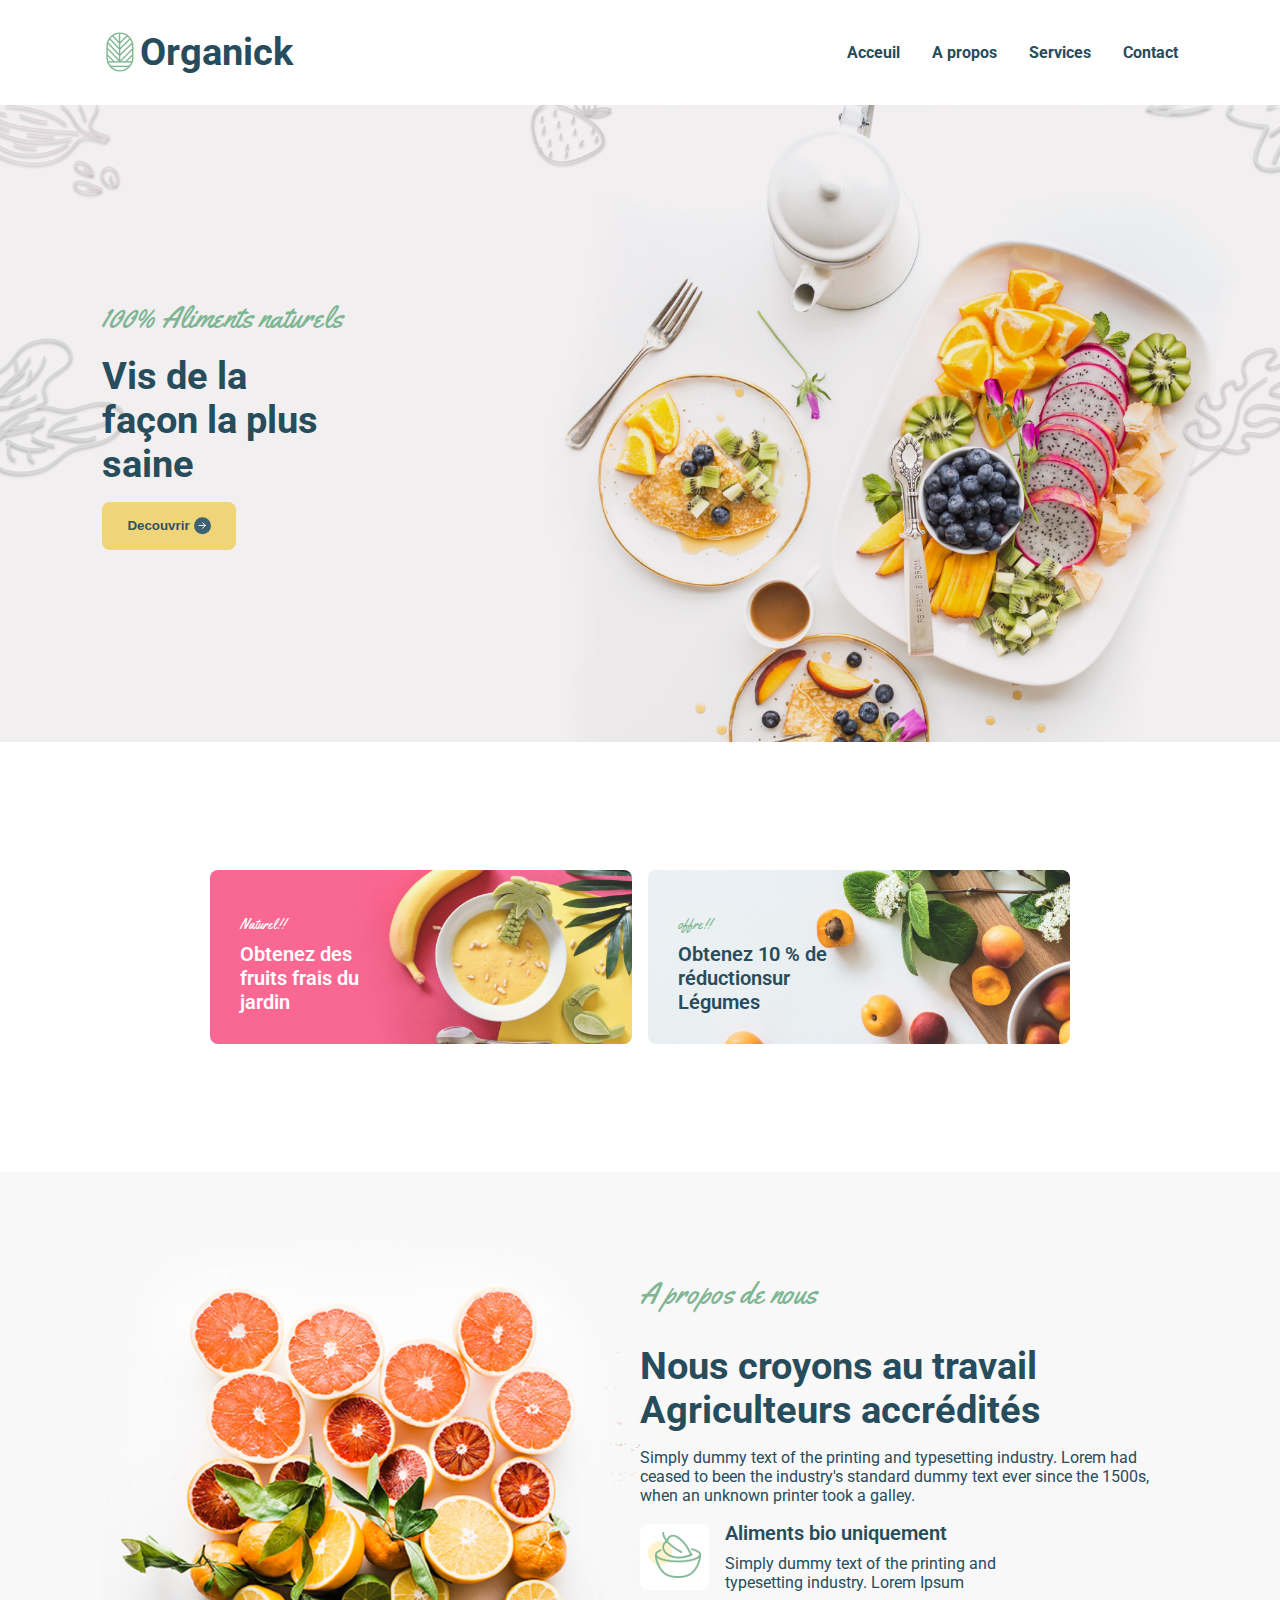
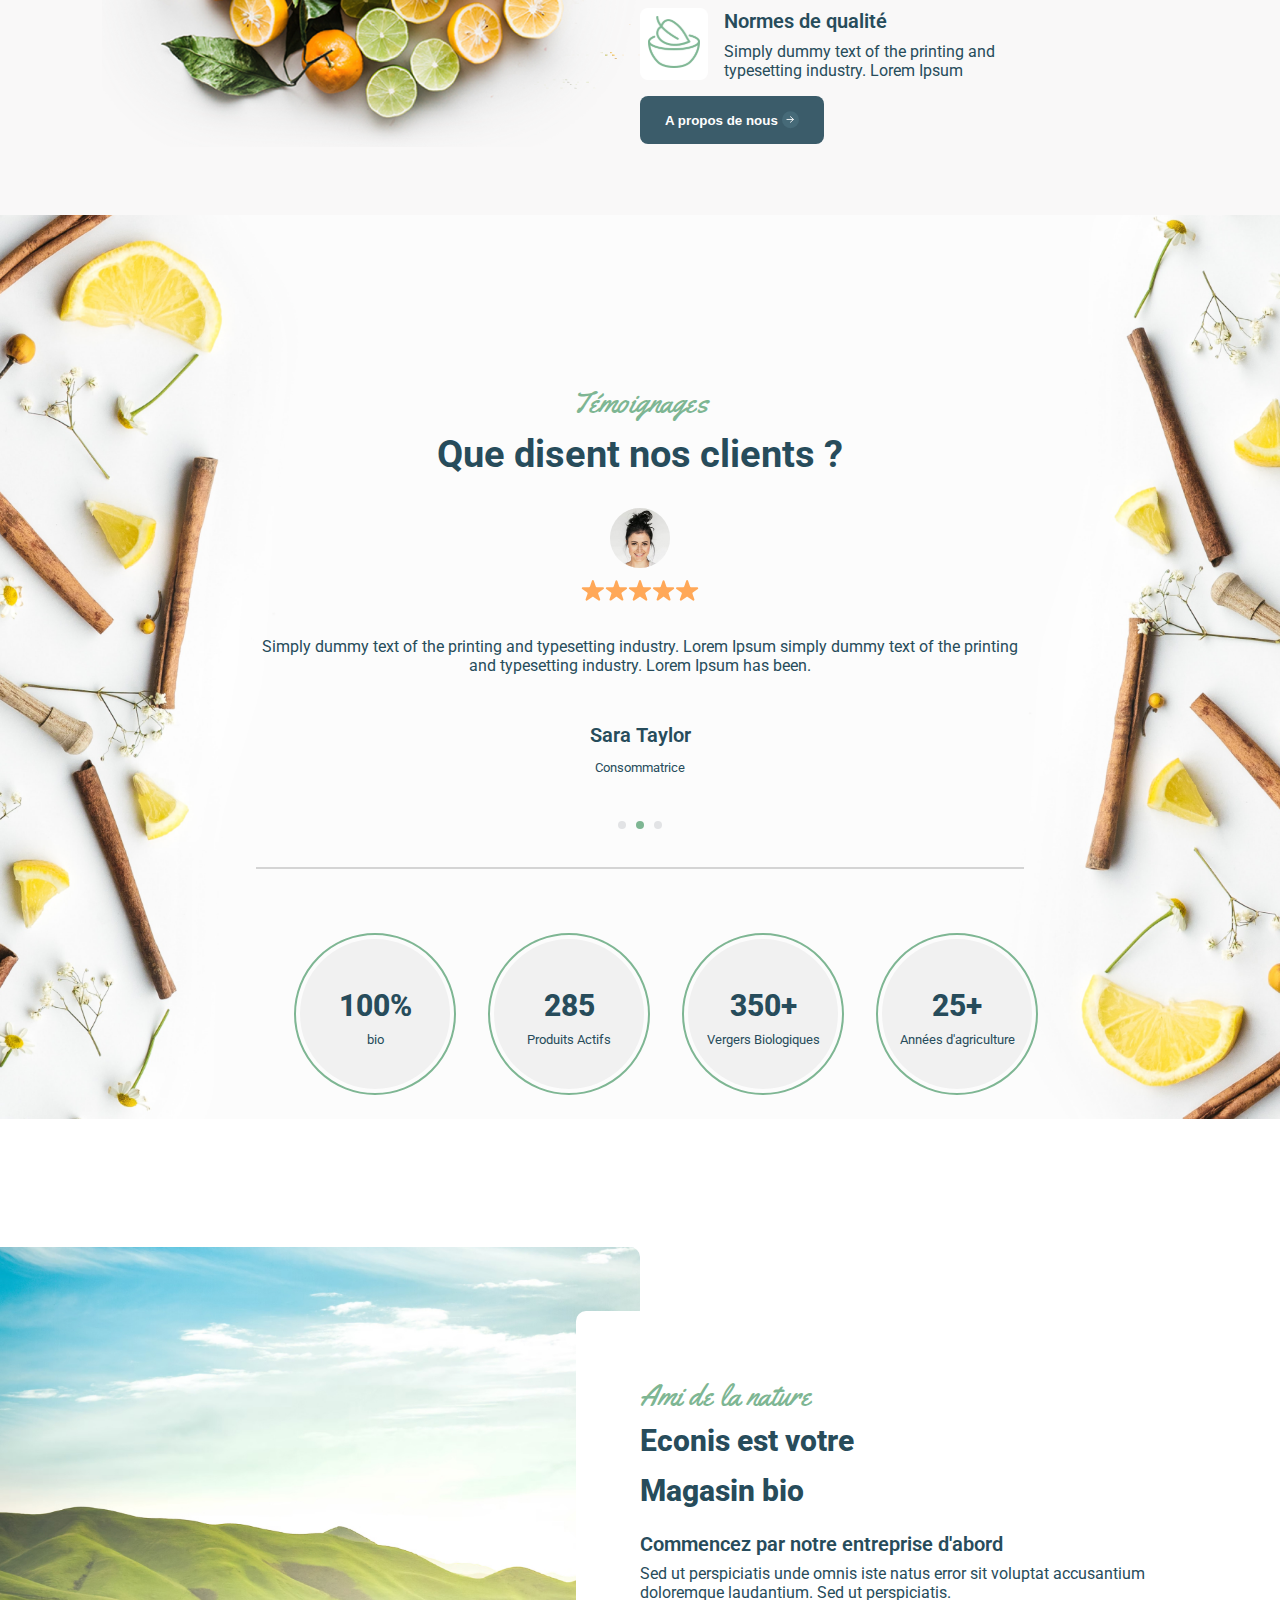
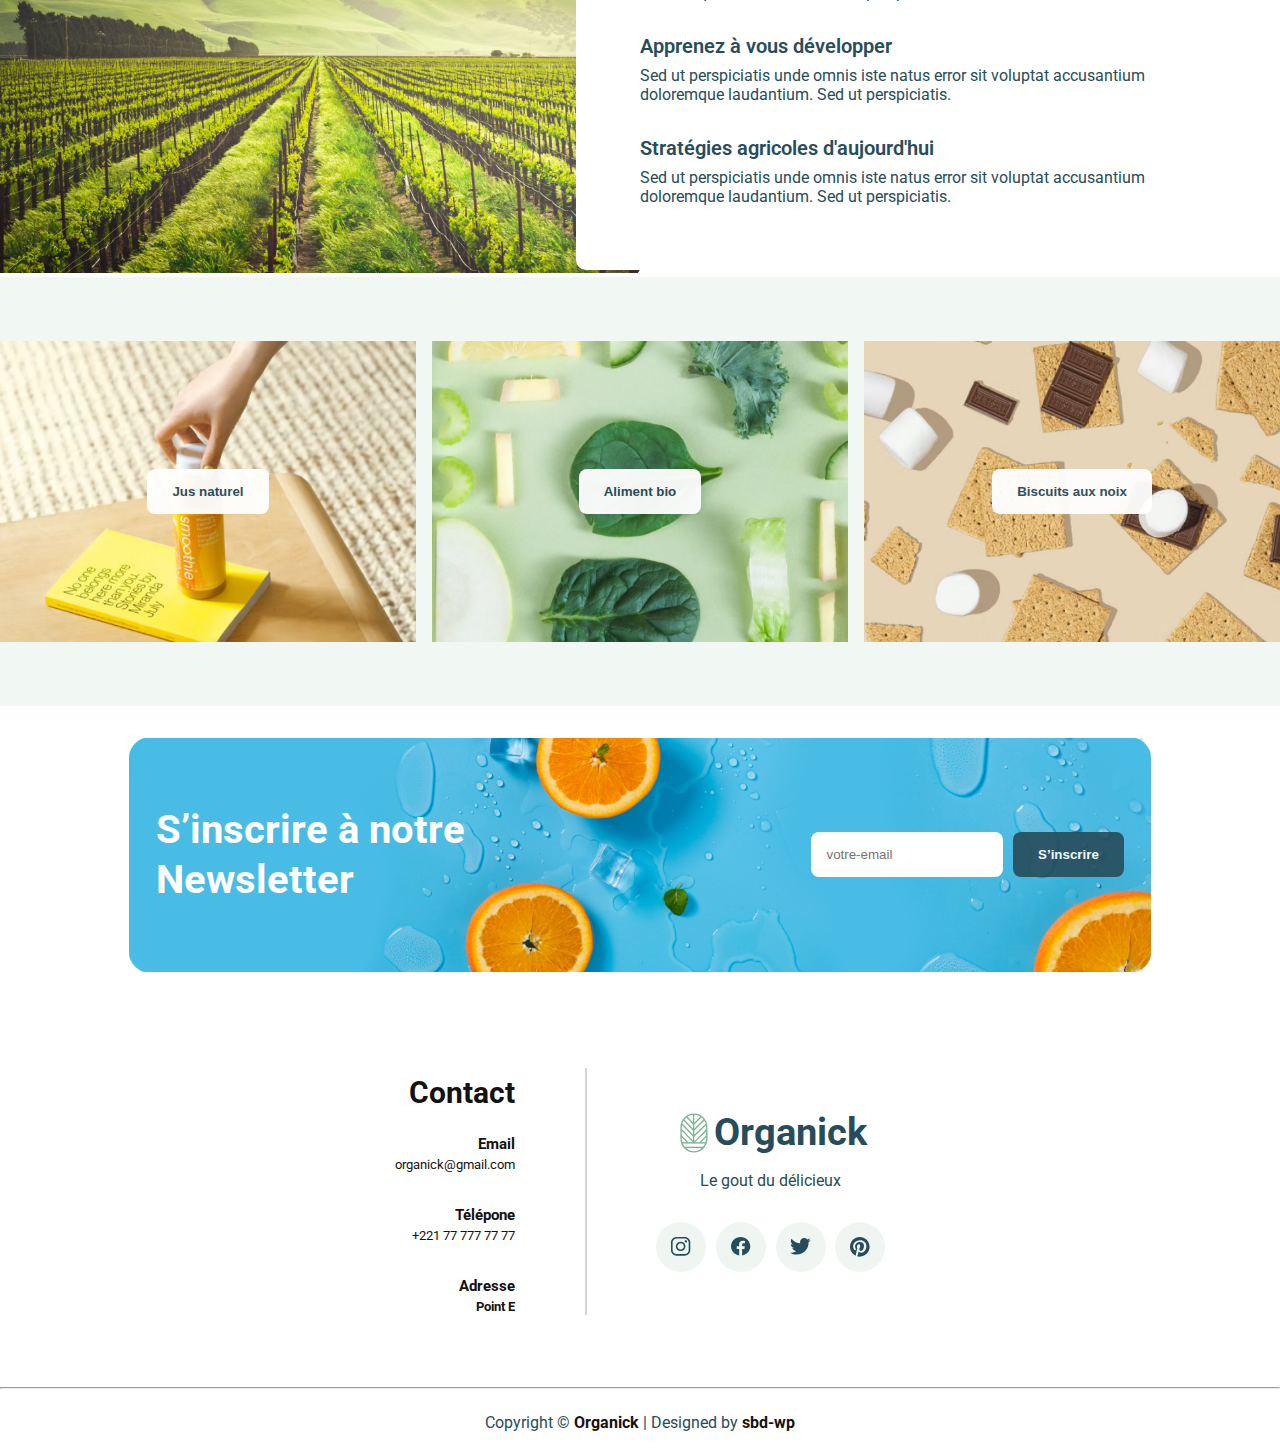
<file: index.html>
<!DOCTYPE html>
<html lang="en">

<head>
    <meta charset="UTF-8">
    <meta name="viewport" content="width=device-width, initial-scale=1.0">
    <link rel="stylesheet" href="style.css">
    <link rel="stylesheet" href="custom.css">
    <link rel="stylesheet" href="screens.css">
    <link rel="shortcut icon" href="favicon.ico" type="image/x-icon">
    

    <title>
        Acceuil
    </title>

</head>

<body>




    <header class="">
        <nav class="container  bg-white">
            <div class="d-flex flex-wrap justify-between items-center py-5 ">
                <a class="logo-container d-flex gap-1 items-center" href="/">
                    <img class="nav-logo" src="logo.svg" alt="logo" />
                    <h3 class="text-logo m-0">Organick</h3>
                </a>
                <div>
                    <button type="button" title="menu"
                        class="p-0 bg-tansparent border-none cursor-pointer btn-menu-nav d-none mobile-block"
                        id="btn-menu" value="">
                        <svg width="50px" height="40px" viewBox="0 0 24 24" fill="none"
                            xmlns="http://www.w3.org/2000/svg">
                            <g id="Menu / Menu_Alt_01">
                                <path id="Vector" d="M12 17H19M5 12H19M5 7H19" class="stroke-primary" stroke-width="2"
                                    stroke-linecap="round" stroke-linejoin="round" />
                            </g>
                        </svg>
                    </button>
                    <ul class="d-flex gap-6 nav-items mobile-none">
                        <li class="nav-item"><a href="/" class="nav-link">Acceuil</a></li>
                        <li class="nav-item"><a href="about.html" class="nav-link">A propos</a></li>
                        <li class="nav-item"><a href="services.html" class="nav-link">Services</a></li>
                        <li class="nav-item"><a href="contact.html" class="nav-link">Contact</a></li>
                    </ul>
                </div>
            </div>
        </nav>
        <div class="menu-mobile-container m-0 d-none" id="menu-mobile" value="wdef">
            <ul class="nav-items">
                <li class="nav-item"><h3 class="m-0">
                    <a href="/" class="nav-link">Acceuil</a></h3></li>
                
                <li class="nav-item"><h3 class="m-0">
                    <a href="/about" class="nav-link">A propos</a></h3></li>
                
                <li class="nav-item"><h3 class="m-0">
                    <a href="/services" class="nav-link">Services</a></h3></li>
                
                <li class="nav-item"><h3 class="m-0">
                    <a href="/contact" class="nav-link">Contact</a></h3></li>
                
            </ul>
    </div>
    </header>



    <main>



        <section>
            <div class="banner hero-home py-20">
                <div class="d-flex container py-10">
                    <div class="w-45 mobile-full d-flex flex-columns gap-4">
                        <p class="yellowtail-regular m-0">
                            100% Aliments naturels
                        </p>
                        <h4 class="m-0 text-start">
                            Vis de la <br /> façon la plus <br /> saine
                        </h4>
                        <div class="">
                            <button type="button" title="" class="btn btn-yellow">
                                Decouvrir
                                <svg width="17" height="18" viewBox="0 0 19 20" fill="none"
                                    xmlns="http://www.w3.org/2000/svg">
                                    <circle cx="9.5" cy="9.71094" r="9.5" fill="#335B6B" />
                                    <path d="M9.47641 6.33984L12.871 9.40436L9.47641 12.4689M12.3995 9.40436H5.51611"
                                        stroke="white" stroke-linecap="round" stroke-linejoin="round" />
                                </svg>
                            </button>
                        </div>
                    </div>
                </div>
            </div>
        </section>



        <section>
            <div class="container py-20  d-flex justify-center items-center">
                <div class="d-flex w-80 bg-dark mobile-full gap-4 mobile-columns">
                    <div class="flex-1 bg-primary banner-promo banner-promo-1 banner py-10">
                        <div class="w-50 mt-4">
                            <p class="yellowtail-regular m-0 text-white text-sm">
                                Naturel!!
                            </p>
                            <h5 class="m-0 text-white mt-2">Obtenez des <br/>  fruits frais du <br/> jardin</h5>
                        </div>
                    </div>
                    <div class="flex-1 bg-primary banner-promo banner-promo-2 banner py-10">
                        <div class="w-50 mt-4">
                            <p class="yellowtail-regular m-0  text-sm">
                                offre!!
                            </p>
                            <h5 class="m-0 mt-2">Obtenez 10 % de réductionsur Légumes</h5>
                        </div>
                    </div>
                </div>
            </div>
        </section>


        <section class="py-10 banner-about-home">
            <div class="d-flex justify-center">
                <div class="container d-flex justify-center items-center mobile-columns">
                    <div class="flex-1">
                        <img  class="w-100 h-100 rounded" src="img-promo-home.png" alt="" srcset="">
                    </div>
                    <div class="flex-1 b">
        
                        <div class="w-100">
                            <div class="">
                                <p class="yellowtail-regular">A propos de nous</p>
                                <h4 class="m-0">Nous croyons au travail Agriculteurs accrédités</h4>
                                <p>Simply dummy text of the printing and typesetting industry. Lorem had ceased to 
                                    been the industry's standard dummy text ever since the 1500s, when an unknown printer took a galley.</p>
                            </div>
                            <div class="d-flex flex-columns gap-4">
                                <div class="d-flex gap-4 items-center w-80 mobile-full">
                                    <div class="bg-white p-2 rounded">
                                        <svg width="53" height="46" viewBox="0 0 53 46" fill="none" xmlns="http://www.w3.org/2000/svg" xmlns:xlink="http://www.w3.org/1999/xlink">
                                            <circle cx="12" cy="21" r="12" fill="#FFF4CD"/>
                                            <rect x="7" width="46" height="46" fill="url(#pattern0)"/>
                                            <defs>
                                            <pattern id="pattern0" patternContentUnits="objectBoundingBox" width="1" height="1">
                                            <use xlink:href="#image0_0_1" transform="scale(0.01)"/>
                                            </pattern>
                                            <image id="image0_0_1" width="100" height="100" xlink:href="[data-uri]"/>
                                            </defs>
                                            </svg>
                                            
                                    </div>
                                    <div class="d-flex flex-columns justify-between gap-2">
                                        <h5 class="m-0">Aliments bio uniquement</h5>
                                        <p class="m-0">Simply dummy text of the printing and typesetting industry. Lorem Ipsum</p>
                                    </div>
                                </div>
                                <div class="d-flex gap-4 items-center w-80 mobile-full ">
                                    <div class="bg-white p-2 rounded">
                                        <svg width="52" height="52" viewBox="0 0 52 52" fill="none" xmlns="http://www.w3.org/2000/svg" xmlns:xlink="http://www.w3.org/1999/xlink">
                                            <rect width="52" height="52" fill="url(#pattern0)"/>
                                            <defs>
                                            <pattern id="pattern0" patternContentUnits="objectBoundingBox" width="1" height="1">
                                            <use xlink:href="#image0_1_571" transform="scale(0.01)"/>
                                            </pattern>
                                            <image id="image0_1_571" width="100" height="100" xlink:href="[data-uri]"/>
                                            </defs>
                                            </svg>
                                            
        
                                    </div>
                                    <div class="d-flex flex-columns justify-between gap-2">
                                        <h5 class="m-0">Normes de qualité</h5>
                                        <p class="m-0">Simply dummy text of the printing and typesetting industry. Lorem Ipsum</p>
                                    </div>
                                </div>
                            </div>
                            <button type="button" class="btn btn-secondary mt-4" title="back to home"> 
                                A propos de nous
                                <svg width="17" height="18" viewBox="0 0 19 20" fill="none"
                                    xmlns="http://www.w3.org/2000/svg">
                                    <circle cx="9.5" cy="9.71094" r="9.5" fill="#335B6B" />
                                    <path d="M9.47641 6.33984L12.871 9.40436L9.47641 12.4689M12.3995 9.40436H5.51611"
                                        stroke="white" stroke-linecap="round" stroke-linejoin="round" />
                                </svg>
        
                            </button>
                        </div>
                    </div>
                </div>
            </div>
        </section>



        <section class="">
            <div class="testi-banner banner pt-10">
                <div class="d-flex justify-center w-100 bg-dark">
                    <div class="w-60 d-flex flex-columns justify-center">
                        <div class="d-flex flex-columns justify-center w-100 ">
                            <div class="d-flex flex-columns justify-center items-center gap-6 py-10">
                                <div class="d-flex flex-columns justify-center gap-2">
                                    <p class="m-0 text-center yellowtail-regular">Témoignages</p>
                                    <h4 class="m-0 text-center">Que disent nos clients ?</h4>
                                </div>
                                <div class="d-flex flex-columns justify-center gap-4">
                                    <div class="d-flex flex-columns items-center gap-2">
                                        <div class="avatar">
                                            <img height="100%" width="100%" src="avatar-home.jpg" alt=""
                                                srcset="">
                                        </div>
                                        <svg width="124" height="27" viewBox="0 0 124 27" fill="none"
                                            xmlns="http://www.w3.org/2000/svg">
                                            <path
                                                d="M13.9264 2.78166C14.234 1.87797 15.5121 1.87796 15.8197 2.78166L17.7879 8.5641C17.9259 8.96936 18.3065 9.24187 18.7346 9.24187H25.0014C25.9814 9.24187 26.3765 10.5051 25.5713 11.0636L20.5825 14.5235C20.2157 14.7779 20.0619 15.2448 20.2058 15.6674L22.13 21.3205C22.4408 22.2337 21.4061 23.0142 20.6134 22.4644L15.4429 18.8785C15.1002 18.6408 14.6459 18.6408 14.3031 18.8785L9.13263 22.4644C8.33996 23.0142 7.30524 22.2337 7.61607 21.3205L9.54027 15.6674C9.68414 15.2448 9.53039 14.7779 9.1635 14.5235L4.17474 11.0636C3.3695 10.5051 3.76469 9.24187 4.74463 9.24187H11.0115C11.4396 9.24187 11.8202 8.96936 11.9581 8.5641L13.9264 2.78166Z"
                                                fill="#FFA858" />
                                            <path
                                                d="M37.4856 2.92763C37.7849 2.00631 39.0883 2.00631 39.3877 2.92763L41.2147 8.55088C41.3486 8.9629 41.7325 9.24187 42.1658 9.24187H48.0783C49.047 9.24187 49.4498 10.4815 48.6661 11.0509L43.8827 14.5263C43.5322 14.781 43.3856 15.2323 43.5195 15.6443L45.3465 21.2677C45.6459 22.189 44.5914 22.9551 43.8077 22.3857L39.0244 18.9103C38.6739 18.6557 38.1993 18.6557 37.8488 18.9103L33.0655 22.3857C32.2818 22.9551 31.2273 22.189 31.5267 21.2677L33.3538 15.6443C33.4876 15.2323 33.341 14.781 32.9905 14.5263L28.2071 11.0509C27.4234 10.4815 27.8262 9.24187 28.7949 9.24187H34.7074C35.1407 9.24187 35.5246 8.9629 35.6585 8.55088L37.4856 2.92763Z"
                                                fill="#FFA858" />
                                            <path
                                                d="M61.0533 2.78166C61.3609 1.87797 62.639 1.87796 62.9466 2.78166L64.9149 8.5641C65.0528 8.96936 65.4334 9.24187 65.8615 9.24187H72.1284C73.1083 9.24187 73.5035 10.5051 72.6983 11.0636L67.7095 14.5235C67.3426 14.7779 67.1889 15.2448 67.3327 15.6674L69.2569 21.3205C69.5678 22.2337 68.533 23.0142 67.7404 22.4644L62.5699 18.8785C62.2271 18.6408 61.7728 18.6408 61.4301 18.8785L56.2596 22.4644C55.4669 23.0142 54.4322 22.2337 54.743 21.3205L56.6672 15.6674C56.8111 15.2448 56.6573 14.7779 56.2905 14.5235L51.3017 11.0636C50.4965 10.5051 50.8916 9.24187 51.8716 9.24187H58.1384C58.5665 9.24187 58.9471 8.96936 59.0851 8.5641L61.0533 2.78166Z"
                                                fill="#FFA858" />
                                            <path
                                                d="M84.6125 2.92763C84.9119 2.00631 86.2153 2.00631 86.5146 2.92763L88.3417 8.55088C88.4755 8.9629 88.8595 9.24187 89.2927 9.24187H95.2053C96.174 9.24187 96.5768 10.4815 95.7931 11.0509L91.0097 14.5263C90.6592 14.781 90.5125 15.2323 90.6464 15.6443L92.4735 21.2677C92.7728 22.189 91.7183 22.9551 90.9346 22.3857L86.1514 18.9103C85.8009 18.6557 85.3263 18.6557 84.9758 18.9103L80.1925 22.3857C79.4088 22.9551 78.3543 22.189 78.6536 21.2677L80.4807 15.6443C80.6146 15.2323 80.4679 14.781 80.1175 14.5263L75.3341 11.0509C74.5504 10.4815 74.9532 9.24187 75.9219 9.24187H81.8344C82.2676 9.24187 82.6516 8.9629 82.7855 8.55088L84.6125 2.92763Z"
                                                fill="#FFA858" />
                                            <path
                                                d="M108.18 2.78166C108.488 1.87797 109.766 1.87796 110.074 2.78166L112.042 8.5641C112.18 8.96936 112.56 9.24187 112.988 9.24187H119.255C120.235 9.24187 120.63 10.5051 119.825 11.0636L114.836 14.5235C114.47 14.7779 114.316 15.2448 114.46 15.6674L116.384 21.3205C116.695 22.2337 115.66 23.0142 114.867 22.4644L109.697 18.8785C109.354 18.6408 108.9 18.6408 108.557 18.8785L103.387 22.4644C102.594 23.0142 101.559 22.2337 101.87 21.3205L103.794 15.6674C103.938 15.2448 103.784 14.7779 103.417 14.5235L98.4286 11.0636C97.6234 10.5051 98.0186 9.24187 98.9985 9.24187H105.265C105.693 9.24187 106.074 8.96936 106.212 8.5641L108.18 2.78166Z"
                                                fill="#FFA858" />
                                        </svg>
                                    </div>
                                    <p class="text-center">Simply dummy text of the printing and typesetting industry. Lorem
                                        Ipsum simply dummy text of the printing and typesetting industry. Lorem Ipsum has been.
                                    </p>
                                </div>
                                <div class="d-flex flex-columns">
                                    <h5 class="m-0 text-center">Sara Taylor</h5>
                                    <p class="text-center text-sm">Consommatrice</p>
                                </div>
                                <div class="dots d-flex gap-2">
                                    <div class="dot"></div>
                                    <div class="dot active"></div>
                                    <div class="dot"></div>
                                </div>
                            </div>
                            <div class="divide-x"></div>
                            <div class="pt-5 d-flex justify-center mb-4">
                                <div class="w-90 d-flex gap-6 mobile-columns">
                                    <div class="flex-1 d-flex">
                                        <div class="flex-1 d-flex justify-end gap-6">
                                            <div class="rounded-full round-testi-container p-1">
                                                <div class="round-testi   d-flex items-center justify-center  flex-columns gap-1">
            
                                                    <h3 class="m-0">100%</h3>
                                                    <p class="m-0 text-sm">bio</p>
                                                </div>
                                            </div>
                                            <div class="rounded-full round-testi-container p-1">
                                                <div class="round-testi   d-flex items-center justify-center  flex-columns gap-1">
            
                                                    <h3 class="m-0">285</h3>
                                                    <p class="m-0 text-sm ">Produits Actifs</p>
                                                </div>
                                            </div>
        
                                        </div>
                                    </div>
                                    <div class="flex-1 d-flex">
                                        <div class="flex-1 d-flex justify-end gap-6">
                                            <div class="rounded-full round-testi-container p-1">
                                                <div class="round-testi   d-flex items-center justify-center  flex-columns gap-1">
            
                                                    <h3 class="m-0">350+</h3>
                                                    <p class="m-0 text-sm">Vergers Biologiques</p>
                                                </div>
                                            </div>
                                            <div class="rounded-full round-testi-container p-1">
                                                <div class="round-testi   d-flex items-center justify-center  flex-columns gap-1">
            
                                                    <h3 class="m-0">25+</h3>
                                                    <p class="m-0 text-sm ">Années d'agriculture</p>
                                                </div>
                                            </div>
        
                                        </div>
                                    </div>
                                </div>
                            </div>
                        </div>
                    </div>
                </div>
            </div>
        </section>






        <section class="mt-10 mobile-py-4">
            <div class="d-flex d-flex justify-between mobile-columns mobile-container relative">
                <div class="img-overlay w-50 mobile-rounded mobile-full">
                    <img class="w-100" src="nature.jpg" alt="" srcset="">
                </div>
                <div class="card w-40 bg-primary absolute mobile-static mobile-m-0 mobile-p-0 mobile-full card-nature mobile-mt-4">
                    <div class="mobile-mt-4">
                        <div class="text-n ">
                            <p class="yellowtail-regular m-0">
                                Ami de la nature
                            </p>
                            <h3 class="m-0">
                                Econis est votre <br /> Magasin bio
                            </h3>
                        </div>
                        <div class="mt-4 d-flex flex-columns gap-6">
                            <div>
                                <h5 class=" m-0">Commencez par notre entreprise d'abord</h5>
                                <p class="m-0 mt-2">Sed ut perspiciatis unde omnis iste natus error sit voluptat accusantium doloremque laudantium. Sed ut perspiciatis.
                                </p>
                            </div>
                            <div>
                                <h5 class=" m-0">Apprenez à vous développer</h5>
                                <p class="m-0 mt-2">Sed ut perspiciatis unde omnis iste natus error sit voluptat accusantium doloremque laudantium. Sed ut perspiciatis.
                                </p>
                            </div>
                            <div>
                                <h5 class=" m-0">Stratégies agricoles d'aujourd'hui</h5>
                                <p class="m-0 mt-2">Sed ut perspiciatis unde omnis iste natus error sit voluptat accusantium doloremque laudantium. Sed ut perspiciatis.
                                </p>
                            </div>
        
                        </div>
                    </div>
                </div>
            </div>
        </section>






        <section class="">
            <div class="presentation py-10 mobile-container">
                <div class="d-flex gap-4 mobile-columns ">
                    <div class="flex-1 presentation-bg presentation-bg-1 py-20 banner mobile-rounded">
                        <button title="Jus naturel" type="button" class="btn btn-white">Jus naturel</button>
                    </div>
                    <div class="flex-1 presentation-bg presentation-bg-2 py-20 banner mobile-rounded">
                        <button title="Aliment bio" type="button" class="btn btn-white">Aliment bio</button>
                    </div>
                    <div class="flex-1 presentation-bg presentation-bg-3 py-20 banner mobile-rounded">
                        <button title="Biscuits aux noix" type="button" class="btn btn-white">Biscuits aux noix</button>
                    </div>
                </div>
            </div>
        </section>



    </main>







    <section>
        <div class="container d-flex justify-center py-5 items-center">
            <div class="newsletter-card w-90 py-5 px-5 mobile-full">
                <div class="d-flex mobile-columns justify-between items-center mobile-items-start">
                    <div class="w-40 mobile-full">
                        <h3 class="text-newsletter text-start mobile-text-center">S’inscrire à notre Newsletter</h3>
                    </div>
                    <div class="mobile-full">
                        <div class="d-flex gap-2 items-center mobile-columns mobile-items-start mobile-full">
                            <div class="mobile-full">
                                <input placeholder="votre-email" class="form-input mobile-96" />
                            </div>
                            <button type="button" class="btn btn-secondary  mobile-full">S’inscrire</button>
                        </div>
                    </div>
                </div>
            </div>
        </div>
    </section>






    <footer class="footer ">
        <div>
            <div class="container py-10 footer-top d-flex justify-center items-center">
                <div class="w-50 mobile-full footer-top-info d-flex mobile-columns  justify-center gap-4">
                    <div
                        class="d-flex flex-columns justify-end mobile-justify-start items-end mobile-items-end text-dark gap-4 px-10 mobile-p-0">
                        <h3 class="font-bold text-end mobile-text-start text-dark m-0">Contact</h3>
                        <div class="d-flex flex-columns gap-6 text-end mobile-text-start ">
                            <div class="text-end mobile-text-start ">
                                <h6 class="font-bold m-1">Email</h6>
                                <a class="decoration-none text-dark text-sm"
                                    href="mailto:organick@gmail.com">organick@gmail.com</a>
                            </div>
                            <div>
                                <h6 class="font-bold m-1">Télépone</h6>
                                <a class="decoration-none text-dark text-sm" href="tel:777777777">+221 77 777 77 77</a>
                            </div>
                            <div>
                                <h6 class="font-bold m-1">Adresse</h6>
                                <a href="#" class="font-bold decoration-none text-dark text-sm">Point E</a>
                            </div>
                        </div>
                    </div>
                    <div class="divider-y"></div>
                    <div class="d-flex flex-columns px-10 gap-4 justify-center items-center">
                        <div class="d-flex flex-columns justify-center items-center">

                            <a class="logo-container d-flex gap-1 items-center" href="/">
                                <img class="nav-logo" src="logo.svg" alt="logo" />
                                <h3 class="text-logo m-0">Organick</h3>
                            </a>
                            <p>Le gout du délicieux</p>
                        </div>
                        <div class="rs-container">
                            <div class="d-flex gap-2 rs-container cursor-pointer">
                                <a class="single-rs-container rounded-full d-flex justify-center items-center">
                                    <svg width="20" height="19" viewBox="0 0 20 19" fill="none"
                                        xmlns="http://www.w3.org/2000/svg">
                                        <path
                                            d="M13.6585 1.61707C14.7231 1.62013 15.7431 2.02872 16.4958 2.75358C17.2486 3.47845 17.6729 4.4607 17.6761 5.48582V13.2225C17.6729 14.2476 17.2486 15.2298 16.4958 15.9547C15.7431 16.6796 14.7231 17.0882 13.6585 17.0912H5.6243C4.55976 17.0882 3.53973 16.6796 2.78698 15.9547C2.03423 15.2298 1.60994 14.2476 1.60676 13.2225V5.48582C1.60994 4.4607 2.03423 3.47845 2.78698 2.75358C3.53973 2.02872 4.55976 1.62013 5.6243 1.61707H13.6585ZM13.6585 0.0698242H5.6243C2.53087 0.0698242 0 2.50696 0 5.48582V13.2225C0 16.2013 2.53087 18.6385 5.6243 18.6385H13.6585C16.752 18.6385 19.2828 16.2013 19.2828 13.2225V5.48582C19.2828 2.50696 16.752 0.0698242 13.6585 0.0698242Z"
                                            class="svg-rs" />
                                        <path
                                            d="M14.8638 5.48661C14.6254 5.48661 14.3924 5.41854 14.1942 5.29102C13.996 5.1635 13.8416 4.98225 13.7504 4.77019C13.6591 4.55813 13.6353 4.32478 13.6818 4.09966C13.7283 3.87454 13.8431 3.66775 14.0116 3.50544C14.1802 3.34314 14.3949 3.23261 14.6287 3.18783C14.8625 3.14305 15.1048 3.16603 15.325 3.25387C15.5452 3.34171 15.7334 3.49046 15.8659 3.68131C15.9983 3.87216 16.069 4.09653 16.069 4.32607C16.0693 4.47856 16.0384 4.62962 15.9779 4.77058C15.9175 4.91153 15.8287 5.03959 15.7167 5.14743C15.6048 5.25526 15.4718 5.34073 15.3254 5.39894C15.179 5.45714 15.0222 5.48694 14.8638 5.48661ZM9.64151 6.26003C10.2772 6.26003 10.8986 6.44154 11.4271 6.78161C11.9556 7.12169 12.3676 7.60505 12.6108 8.17057C12.8541 8.73609 12.9177 9.35837 12.7937 9.95873C12.6697 10.5591 12.3636 11.1105 11.9141 11.5434C11.4646 11.9762 10.892 12.271 10.2685 12.3904C9.64507 12.5098 8.99886 12.4485 8.41158 12.2143C7.82431 11.98 7.32236 11.5833 6.96921 11.0744C6.61606 10.5654 6.42756 9.96705 6.42756 9.35494C6.42847 8.53439 6.76738 7.74769 7.36991 7.16747C7.97245 6.58726 8.7894 6.2609 9.64151 6.26003ZM9.64151 4.71278C8.68806 4.71278 7.75603 4.98503 6.96327 5.49512C6.17051 6.00521 5.55263 6.73022 5.18776 7.57846C4.82289 8.4267 4.72742 9.36009 4.91343 10.2606C5.09944 11.1611 5.55857 11.9882 6.23275 12.6374C6.90694 13.2867 7.76591 13.7288 8.70104 13.9079C9.63616 14.087 10.6054 13.9951 11.4863 13.6437C12.3672 13.2924 13.1201 12.6974 13.6498 11.934C14.1795 11.1706 14.4622 10.2731 14.4622 9.35494C14.4622 8.12376 13.9543 6.94301 13.0503 6.07244C12.1462 5.20186 10.92 4.71278 9.64151 4.71278Z"
                                            class="svg-rs" />
                                    </svg>
                                </a>
                                <a class="single-rs-container rounded-full d-flex justify-center items-center">
                                    <svg width="20" height="19" viewBox="0 0 20 19" fill="none"
                                        xmlns="http://www.w3.org/2000/svg">
                                        <path fill-rule="evenodd" clip-rule="evenodd"
                                            d="M19.2828 9.35415C19.2828 4.22705 14.9657 0.0698242 9.64141 0.0698242C4.31711 0.0698242 0 4.22705 0 9.35415C0 13.988 3.52514 17.829 8.13494 18.5261V12.0387H5.68628V9.35415H8.13494V7.3087C8.13494 4.98223 9.5747 3.6961 11.7767 3.6961C12.8317 3.6961 13.9353 3.87764 13.9353 3.87764V6.16266H12.7189C11.5219 6.16266 11.1475 6.87805 11.1475 7.61334V9.35415H13.8212L13.3942 12.0387H11.1479V18.527C15.7577 17.8302 19.2828 13.9893 19.2828 9.35415Z"
                                            class="svg-rs" />
                                    </svg>
                                </a>
                                <a class="single-rs-container rounded-full d-flex justify-center items-center">

                                    <svg width="21" height="17" viewBox="0 0 21 17" fill="none"
                                        xmlns="http://www.w3.org/2000/svg">
                                        <path
                                            d="M20.6602 2.02824C19.8852 2.36498 19.0652 2.58683 18.2261 2.68679C19.1079 2.17045 19.7711 1.35014 20.0912 0.379734C19.2575 0.867224 18.3469 1.20927 17.3984 1.39122C16.9991 0.972651 16.5187 0.639667 15.9866 0.412508C15.4546 0.18535 14.8818 0.0687622 14.3033 0.0698315C11.9609 0.0698315 10.0654 1.93785 10.0654 4.2406C10.0637 4.56091 10.1004 4.88026 10.1747 5.19183C8.49507 5.11309 6.85036 4.68462 5.34581 3.93382C3.84126 3.18303 2.50999 2.12645 1.43717 0.831675C1.0608 1.46617 0.861758 2.1901 0.86084 2.92782C0.86084 4.37403 1.61537 5.65238 2.75469 6.40131C2.07967 6.38529 1.41849 6.20663 0.827268 5.8805V5.93215C0.827268 7.95513 2.2907 9.63807 4.22759 10.0211C3.86336 10.1182 3.48803 10.1674 3.11108 10.1675C2.84361 10.168 2.57674 10.142 2.31437 10.09C2.85283 11.7471 4.41999 12.9523 6.27639 12.9867C4.76793 14.1493 2.91593 14.7776 1.01149 14.773C0.673443 14.7725 0.335713 14.7524 0 14.7127C1.9374 15.9498 4.18947 16.6042 6.48815 16.598C14.2943 16.598 18.5589 10.2407 18.5589 4.72698C18.5589 4.5462 18.5541 4.36542 18.5455 4.18895C19.3733 3.60016 20.0893 2.86847 20.6602 2.02824Z"
                                            class="svg-rs" />
                                    </svg>

                                </a>
                                <a class="single-rs-container rounded-full d-flex justify-center items-center">

                                    <svg width="20" height="20" viewBox="0 0 20 20" fill="none"
                                        xmlns="http://www.w3.org/2000/svg">
                                        <path
                                            d="M9.79664 0.0698242C4.38662 0.0698242 0 4.45449 0 9.86209C0 13.8708 2.41417 17.3156 5.86486 18.8325C5.83862 18.1505 5.86049 17.3287 6.03543 16.5855C6.22349 15.7899 7.295 11.2479 7.295 11.2479C7.295 11.2479 6.9801 10.6227 6.9801 9.70034C6.9801 8.24899 7.81982 7.16485 8.86946 7.16485C9.76165 7.16485 10.1903 7.83369 10.1903 8.63369C10.1903 9.52985 9.61732 10.8675 9.3243 12.1091C9.07938 13.1495 9.84475 13.9932 10.8725 13.9932C12.7269 13.9932 13.9777 11.6107 13.9777 8.78669C13.9777 6.64026 12.5301 5.0359 9.9016 5.0359C6.932 5.0359 5.07763 7.25228 5.07763 9.72657C5.07763 10.579 5.3313 11.1823 5.72491 11.6457C5.90422 11.8599 5.93046 11.9473 5.86486 12.1921C5.81675 12.3714 5.71179 12.8041 5.66368 12.979C5.59808 13.2282 5.3969 13.3156 5.17385 13.2238C3.80494 12.6643 3.16641 11.1692 3.16641 9.48177C3.16641 6.70146 5.51498 3.36597 10.1684 3.36597C13.9077 3.36597 16.37 6.07196 16.37 8.97467C16.37 12.8173 14.2314 15.685 11.0824 15.685C10.0241 15.685 9.03128 15.1123 8.69014 14.4653C8.69014 14.4653 8.12159 16.721 7.99913 17.1582C7.79357 17.9145 7.38684 18.6664 7.01509 19.2565C7.91686 19.5225 8.85208 19.6579 9.79226 19.6587C15.2023 19.6587 19.5889 15.2741 19.5889 9.86646C19.5889 4.45886 15.2067 0.0698242 9.79664 0.0698242Z"
                                            class="svg-rs" />
                                    </svg>
                                </a>
                            </div>
                        </div>
                    </div>
                </div>
            </div>
            <hr class="bg-gray" />
            <div class="footer-bottom d-flex justify-center text-center">
                <p>Copyright &copy; <a href="/" class="font-bold hover-primary decoration-none text-dark">Organick</a> |
                    Designed by <a href="/" class="font-bold hover-primary decoration-none text-dark">sbd-wp</a></p>
            </div>
        </div>
    </footer>
</body>

</html>
</file>
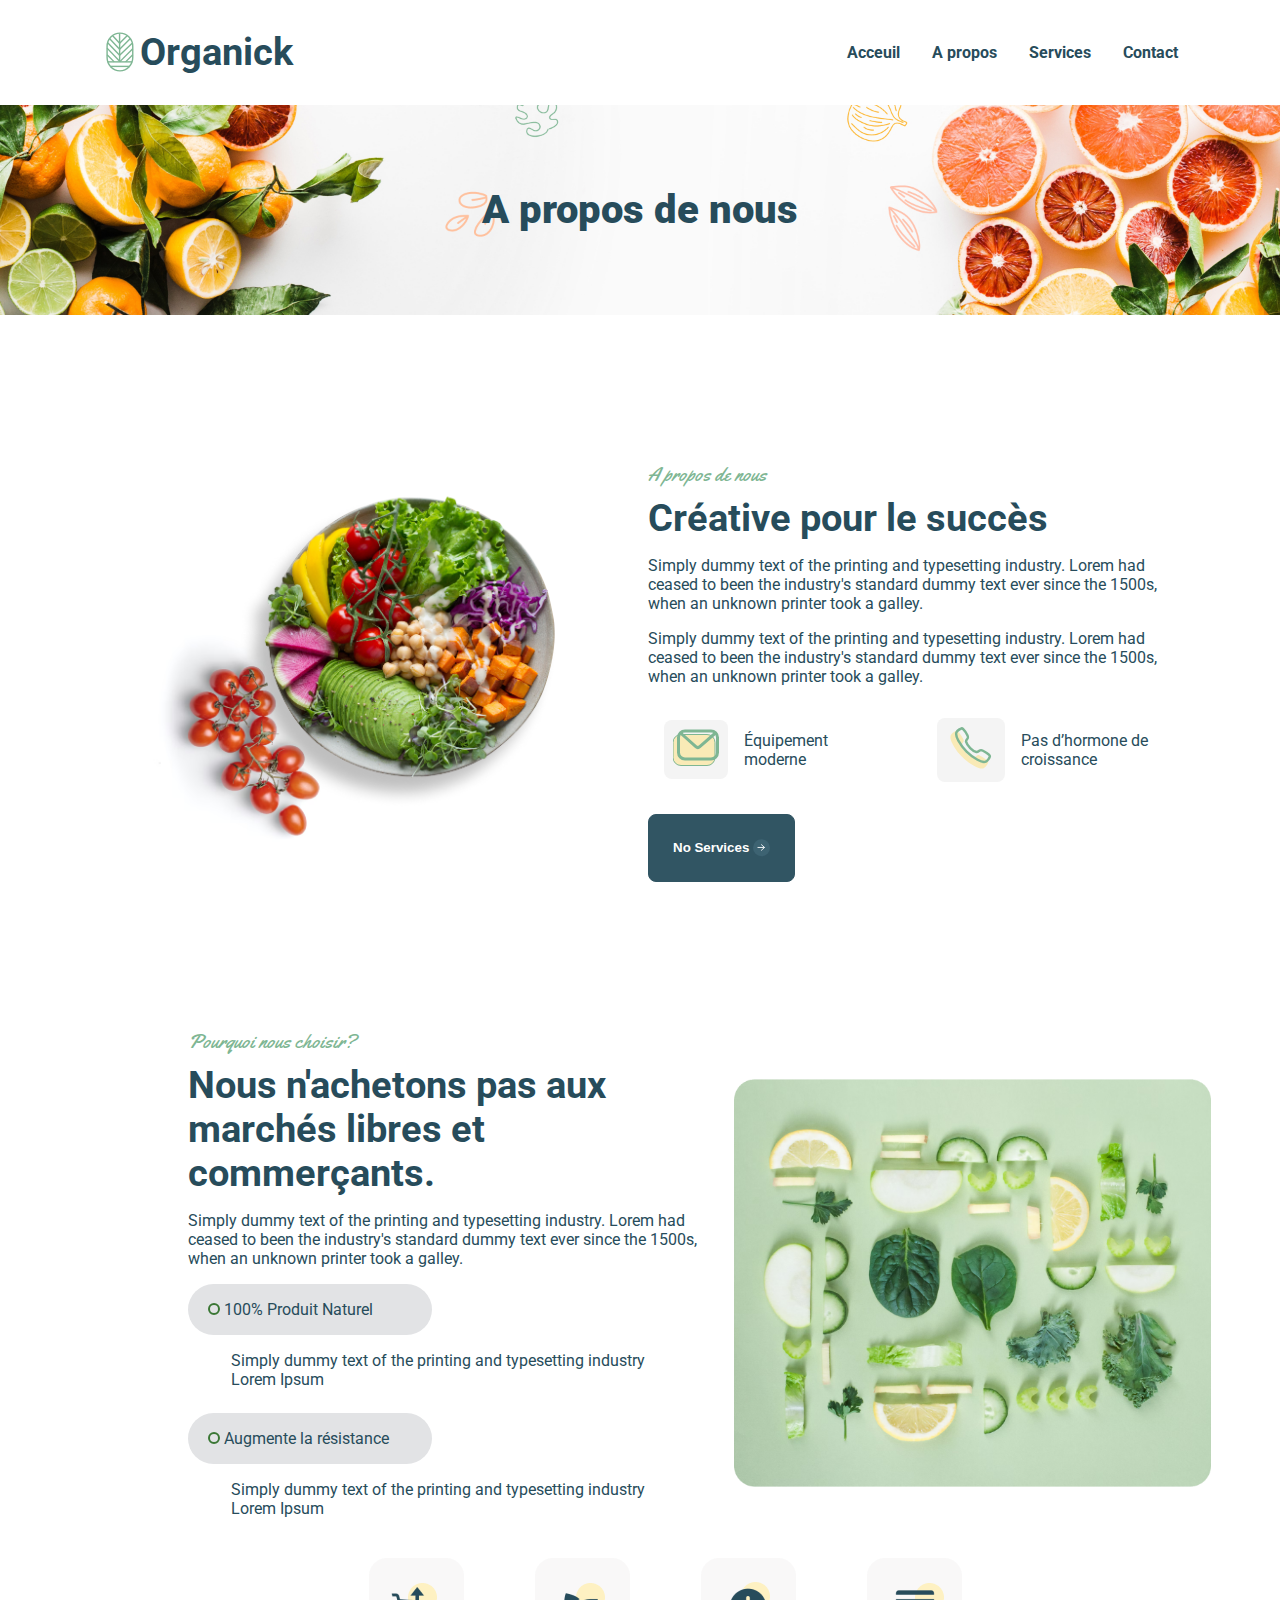
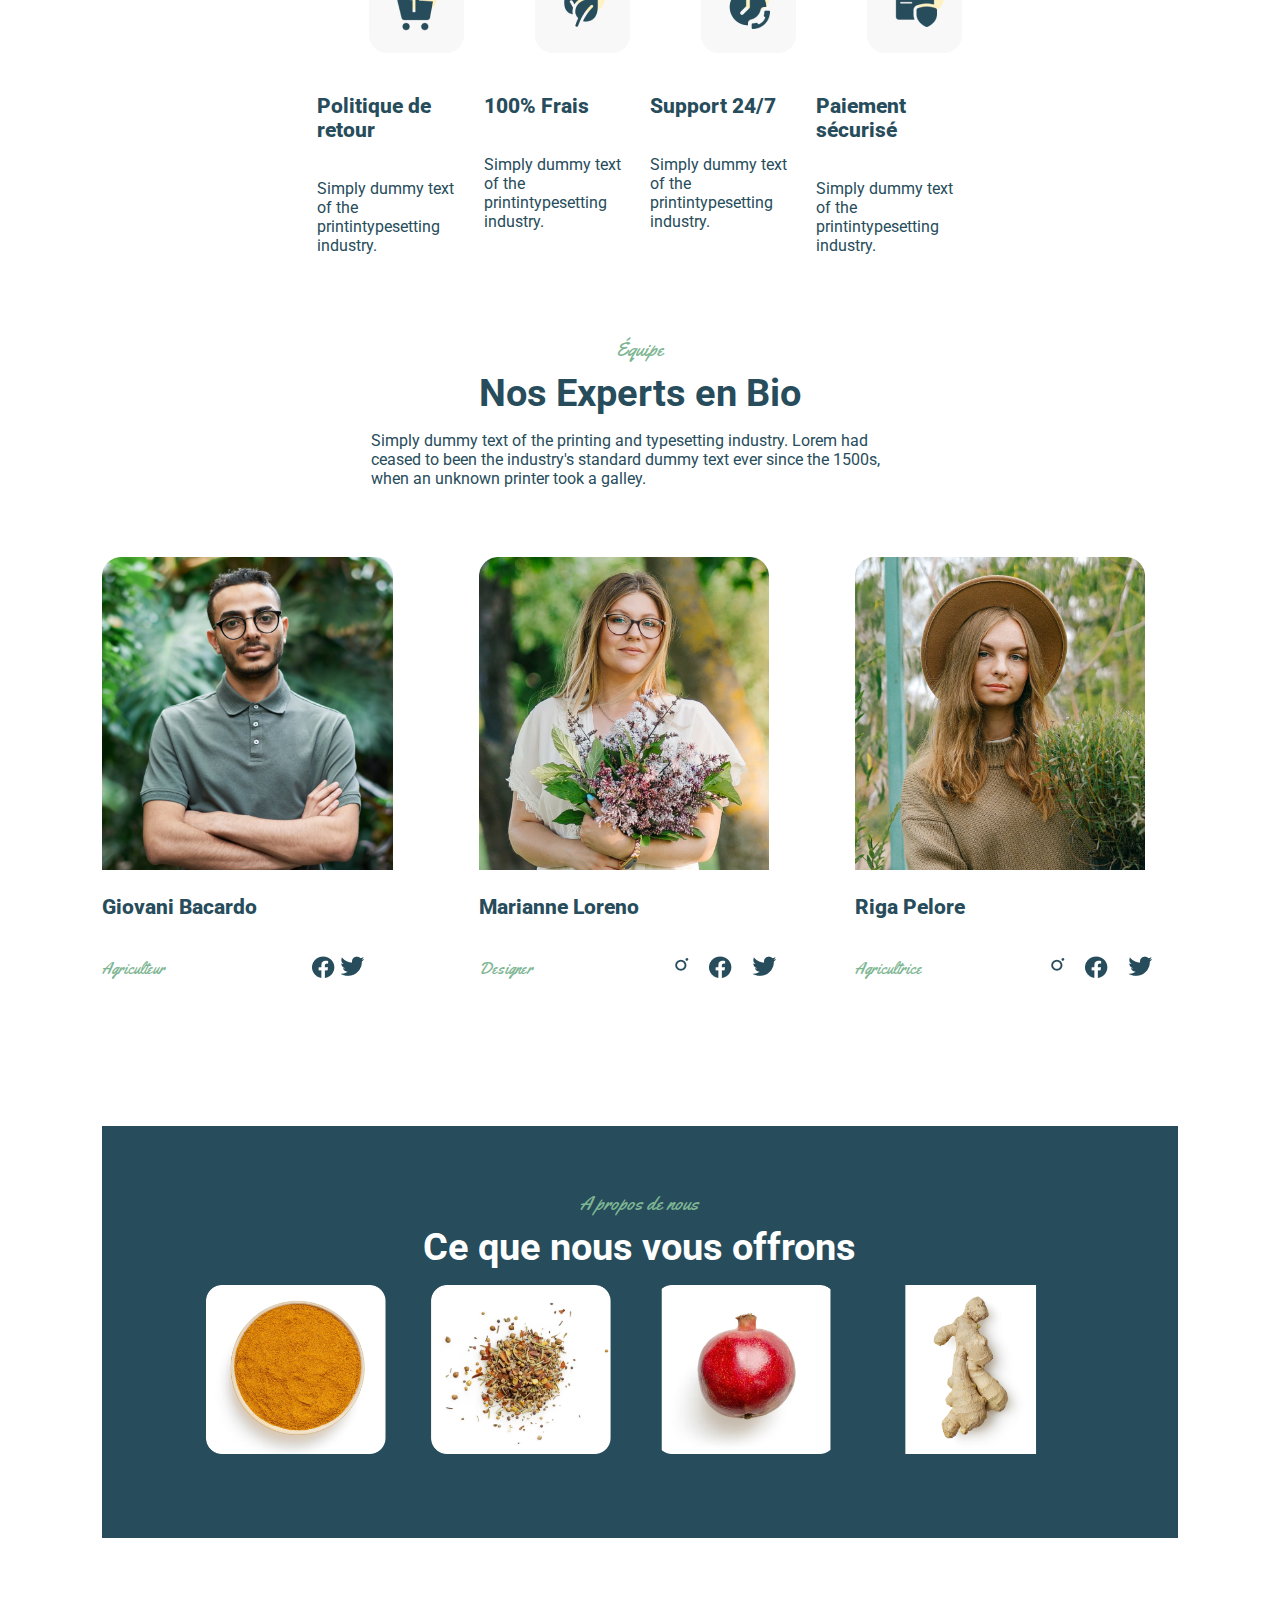
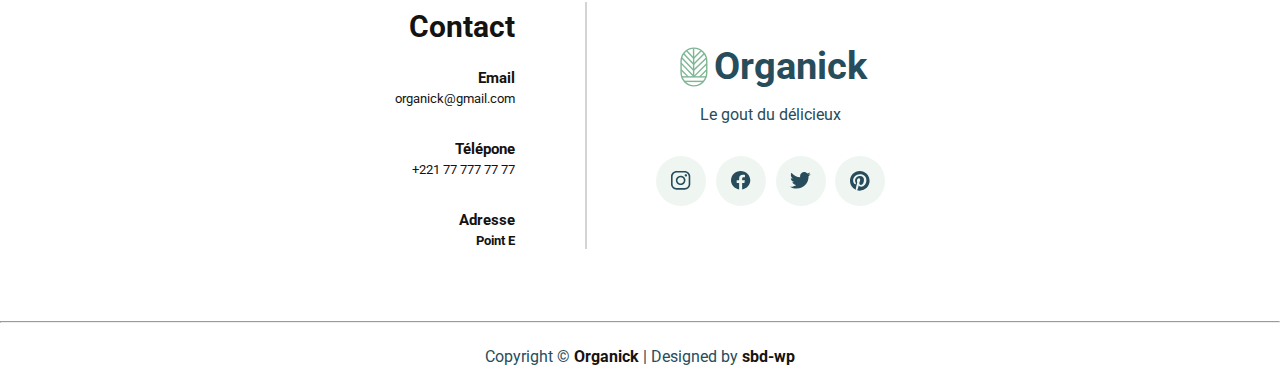
<file: about.html>
<!DOCTYPE html>
<html lang="en">

<head>
    <meta charset="UTF-8">
    <meta name="viewport" content="width=device-width, initial-scale=1.0">
    <link rel="stylesheet" href="style.css">
    <link rel="stylesheet" href="custom.css">
    <link rel="stylesheet" href="screens.css">
    <link rel="shortcut icon" href="favicon.ico" type="image/x-icon">

    <title>
        A propos
    </title>

</head>

<body>




    <header class="">
        <nav class="container  bg-white">
            <div class="d-flex flex-wrap justify-between items-center py-5 ">
                <a class="logo-container d-flex gap-1 items-center" href="/">
                    <img class="nav-logo" src="logo.svg" alt="logo" />
                    <h3 class="text-logo m-0">Organick</h3>
                </a>
                <div>
                    <button type="button" title="menu"
                        class="p-0 bg-tansparent border-none cursor-pointer btn-menu-nav d-none mobile-block"
                        id="btn-menu" value="">
                        <svg width="50px" height="40px" viewBox="0 0 24 24" fill="none"
                            xmlns="http://www.w3.org/2000/svg">
                            <g id="Menu / Menu_Alt_01">
                                <path id="Vector" d="M12 17H19M5 12H19M5 7H19" class="stroke-primary" stroke-width="2"
                                    stroke-linecap="round" stroke-linejoin="round" />
                            </g>
                        </svg>
                    </button>
                    <ul class="d-flex gap-6 nav-items mobile-none">
                        <li class="nav-item"><a href="/" class="nav-link">Acceuil</a></li>
                        <li class="nav-item"><a href="about.html" class="nav-link">A propos</a></li>
                        <li class="nav-item"><a href="services.html" class="nav-link">Services</a></li>
                        <li class="nav-item"><a href="contact.html" class="nav-link">Contact</a></li>
                    </ul>
                </div>
            </div>
        </nav>
        <div class="menu-mobile-container m-0 d-none" id="menu-mobile" value="wdef">
            <ul class="nav-items">
                <li class="nav-item"><h3 class="m-0">
                    <a href="/" class="nav-link">Acceuil</a></h3></li>
                
                <li class="nav-item"><h3 class="m-0">
                    <a href="/about" class="nav-link">A propos</a></h3></li>
                
                <li class="nav-item"><h3 class="m-0">
                    <a href="/services" class="nav-link">Services</a></h3></li>
                
                <li class="nav-item"><h3 class="m-0">
                    <a href="/contact" class="nav-link">Contact</a></h3></li>
                
            </ul>
    </div>
    </header>


    <main>
        
        <section class="about-hero-section">
            <div class="py-10 about-hero">
            <h2 class="text-center m-0">A propos de nous</h2>
        </div>
        </section>

        <section class="about-section mt-10 container">
            <div class="w-100 d-flex mobile-columns justify-between items-center gap-4">
                    <div class="w-50 mobile-full">
                        <img height="90%" width="90%" class="mobile-h-full mobile-full" src="Image.png" alt="" srcset="">
                    </div>
                    <div class="w-50 mobile-full">
                        <div class="">
                            <h5 class="m-0 mb-2" style="color:rgba(126, 182, 147, 1); font-family: Yellowtail,sans-serif;  font-weight: 400">A propos de nous</h5>
                            <h4 class="m-0">Créative pour le succès</h4>
                            <p class="mb-1">Simply dummy text of the printing and typesetting industry. Lorem had ceased to
                                been the industry's standard dummy text ever since the 1500s, when an unknown printer took a
                                galley.</p>
                            <p>Simply dummy text of the printing and typesetting industry. Lorem had ceased to
                                been the industry's standard dummy text ever since the 1500s, when an unknown printer took a
                                galley.</p>
                        </div>
                        <div class="d-flex flex-row gap-4">
                            <div class="card-contact d-flex gap-4 items-center w-50 mobile-full" style="border: none">
                                <div class="contact-icon-container">
                                    <svg width="46" height="37" viewBox="0 0 46 37" fill="none" xmlns="http://www.w3.org/2000/svg">
                                        <rect y="5.5" width="42" height="31" rx="8" fill="#F9EAB6"></rect>
                                        <rect y="5.5" width="42" height="31" rx="8" stroke="#7EB693"></rect>
                                        <rect x="5.5" y="2" width="39" height="28" rx="6.5" stroke="#7EB693" stroke-width="3"></rect>
                                        <path d="M7 3.5L22.8187 17.7173C23.9499 18.734 25.6628 18.7433 26.805 17.7391L43 3.5" stroke="#7EB693" stroke-width="3"></path>
                                    </svg>
                                </div>
                                <div>
                                    <p class="m-0">Équipement moderne</p>
                                </div>
                            </div>
                            <div class="card-contact d-flex gap-4 items-center w-50 mobile-full" style="border: none">
                                <div class="contact-icon-container">
                                    <svg width="50" height="42" viewBox="0 0 50 51" fill="none" xmlns="http://www.w3.org/2000/svg">
                                        <path d="M44.5642 40.5452C42.8082 38.7761 38.5553 36.1942 36.4919 35.1537C33.8048 33.8003 33.5837 33.6898 31.4716 35.2588C30.0628 36.3059 29.1262 37.2413 27.4775 36.8897C25.8287 36.5381 22.2459 34.5555 19.1088 31.4286C15.9716 28.3016 13.874 24.6151 13.5212 22.972C13.1685 21.3289 14.1194 20.4034 15.1567 18.9914C16.6185 17.0011 16.508 16.6694 15.2584 13.9825C14.2842 11.8927 11.627 7.67987 9.85107 5.93283C7.95131 4.05642 7.95131 4.38813 6.72719 4.89677C5.73062 5.31604 4.77453 5.8257 3.87092 6.41935C2.10165 7.59473 1.1197 8.57108 0.432999 10.0384C-0.2537 11.5057 -0.562217 14.9456 2.98407 21.3875C6.53036 27.8294 9.0184 31.1234 14.1681 36.2584C19.3178 41.3933 23.2776 44.1543 29.0665 47.4007C36.2276 51.4112 38.9744 50.6294 40.4462 49.9439C41.9181 49.2583 42.8989 48.2853 44.0766 46.5161C44.6718 45.6141 45.1826 44.6591 45.6026 43.6634C46.1123 42.4438 46.4441 42.4438 44.5642 40.5452Z" fill="#F9EAB6"></path>
                                        <path d="M46.7203 33.6273C45.1551 32.0504 41.3645 29.7492 39.5254 28.8218C37.1304 27.6155 36.9333 27.517 35.0508 28.9154C33.7951 29.8487 32.9603 30.6825 31.4908 30.3691C30.0212 30.0557 26.8279 28.2886 24.0317 25.5015C21.2356 22.7144 19.3659 19.4287 19.0515 17.9642C18.7371 16.4997 19.5847 15.6748 20.5092 14.4162C21.8122 12.6423 21.7136 12.3466 20.5999 9.95178C19.7316 8.08912 17.3632 4.33423 15.7803 2.77709C14.087 1.10463 14.087 1.40029 12.996 1.85364C12.1077 2.22734 11.2556 2.6816 10.4502 3.21072C8.87321 4.25834 7.99799 5.12857 7.38593 6.43638C6.77388 7.74418 6.49889 10.8102 9.65972 16.5519C12.8205 22.2936 15.0381 25.2295 19.6281 29.8064C24.218 34.3832 27.7475 36.8441 32.9071 39.7376C39.2898 43.3121 41.7381 42.6154 43.0499 42.0043C44.3617 41.3933 45.236 40.526 46.2856 38.9492C46.8162 38.1452 47.2715 37.294 47.6458 36.4065C48.1001 35.3194 48.3958 35.3194 46.7203 33.6273Z" stroke="#7EB693" stroke-width="3" stroke-miterlimit="10"></path>
                                    </svg>
        
                                </div>
                                <div>
                                    <p class="m-0">Pas d’hormone de croissance</p>
                                </div>
                            </div>
                        </div>
                        <div class="rs-container mt-4 ">
                                <div class="">
                                    <button type="button" class="btn btn-outline-reverse p-4"> No Services
                                        <svg width="17" height="18" viewBox="0 0 19 20" fill="none"
                                            xmlns="http://www.w3.org/2000/svg">
                                            <circle cx="9.5" cy="9.71094" r="9.5" fill="#335B6B" />
                                            <path d="M9.47641 6.33984L12.871 9.40436L9.47641 12.4689M12.3995 9.40436H5.51611"
                                                stroke="white" stroke-linecap="round" stroke-linejoin="round" />
                                        </svg>
                                    </button>
                                </div>
                        </div>
                    </div>
                </div>
        </section>


        <section class="why-to-choose-us-section mt-10 container">
            <div>
                <div class="w-100 d-flex mobile-columns justify-between items-center gap-4 container">
                    <div class="w-50 mobile-full">
                        <h5 class="m-0 mb-2 green-heading">Pourquoi nous choisir?</h5>
                        <h4 class="m-0">Nous n'achetons pas aux marchés libres et commerçants.</h4>
                        <p class="mb-1">
                            Simply dummy text of the printing and typesetting industry. Lorem had ceased to
                            been the industry's standard dummy text ever since the 1500s, when an unknown printer took a
                            galley.
                        </p>
                        <div class="mb-4">
                                <p class="p-3 why-us-p"><span class="rounded-green-cercle d-inline-block p-1 ml-1"></span><span class="d-inline-block">100% Produit Naturel</span></p>
                                <p class="container">Simply dummy text of the printing and typesetting industry Lorem Ipsum</p>
                        </div>
                        <div class="mb-4">
                            <p class="p-3 why-us-p"><span class="rounded-green-cercle d-inline-block p-1 ml-1"></span><span class="d-inline-block">Augmente la résistance</span></p>
                            <p class="container">Simply dummy text of the printing and typesetting industry Lorem Ipsum</p>
                        </div>
                    </div>






                    <div class="w-50 mobile-full">
                        <img height="90%" width="90%" class="mobile-h-full mobile-full" src="Image (1).png" alt="" srcset="">
                    </div>
                </div>
            </div>
                <div class="container d-grid grid-template-4-columns w-60 mx-auto content-2 mt-10">
                        <div class="d-grid grid-template-3-rows ht-3">
                            <p class="w-30 g-align-justify-center"><img src="Icon.png" alt=""></p>
                            <p class="h-4">Politique de retour</p>
                            <p class="w-65">Simply dummy text of the printintypesetting industry.</p>
                        </div>
                        <div class="d-grid grid-template-3-rows ht-3">
                            <p class="w-30 g-align-justify-center"><img src="Icon (1).png" alt=""></p>
                            <p class="h-4">100% Frais</p>
                            <p class="w-65">Simply dummy text of the printintypesetting industry.</p>
                        </div>
                    <div class="d-grid grid-template-3-rows ht-3">
                            <p class="w-30 g-align-justify-center"><img src="Icon (2).png" alt=""></p>
                            <p class="h-4">Support 24/7</p>
                            <p class="w-65">Simply dummy text of the printintypesetting industry.</p>
                    </div>
                    <div class="d-grid grid-template-3-rows ht-3">
                            <p class="w-30 g-align-justify-center"><img src="Icon (3).png" alt=""></p>
                            <p class="h-4">Paiement sécurisé</p>
                            <p class="w-65">Simply dummy text of the printintypesetting industry.</p>
                    </div>
                </div>
        
        </section>






        <section class="d-grid container section-team">
            <div class="w-50 mobile-full g-align-justify-center">
                <h5 class="m-0 mb-2 green-heading text-center">Équipe</h5>
                <h4 class="m-0 text-center">Nos Experts en Bio</h4>
                <p class="mb-1">
                    Simply dummy text of the printing and typesetting industry. Lorem had ceased to been the industry's standard dummy text ever since the 1500s, when an unknown printer took a galley.
                </p>
            </div>
            <div class="mobile-full d-grid grid-template-3-columns team-img-container g-align-justify-center">
                    <div class="d-grid grid-template-2-rows">
                        <div><img src="photo 1.png" alt="" class="team-img"></div>
                        <div>
                            <p class="h-4">Giovani Bacardo</p>
                            <div class="d-flex justify-between w-80">
                                <div class="yellowtail-regular w-25 fs-1 align-self-center">Agriculteur</div>
                                <div class="w-25">
                                    <ul class="d-flex justify-between w-60">
                                        <li class="d-inline-block"><img src="Vector (1).png" alt=""></li>
                                        <li class="d-inline-block"><img src="Twiter.png" alt=""></li>
                                    </ul>
                                </div>
                            </div>
                        </div>
                    </div>
                    <div class="d-grid grid-template-2-rows">
                        <div><img src="Image (2).png" alt="" class="team-img"></div>
                        <div>
                            <p class="h-4">Marianne Loreno</p>
                            <div class="d-flex justify-between w-80">
                                <div class="yellowtail-regular w-25 fs-1 align-self-center">Designer</div>
                                <div class="w-25">
                                    <ul class="d-flex justify-between w-100">
                                        <li class="d-inline-block"><img src="Vector.png" alt=""></li>
                                        <li class="d-inline-block"><img src="Vector (1).png" alt=""></li>
                                        <li class="d-inline-block"><img src="Twiter.png" alt=""></li>
                                    </ul>
                                </div>
                            </div>
                        </div>
                    </div>
                    <div class="d-grid grid-template-2-rows">
                        <div><img src="Image (3).png" alt="" class="team-img"></div>
                        <div>
                            <p class="h-4">Riga Pelore</p>
                            <div class="d-flex justify-between w-80">
                                <div class="yellowtail-regular w-25 fs-1 align-self-center">Agricultrice</div>
                                <div class="w-25">
                                    <ul class="d-flex justify-between w-100">
                                        <li class="d-inline-block"><img src="Vector.png" alt=""></li>
                                        <li class="d-inline-block"><img src="Vector (1).png" alt=""></li>
                                        <li class="d-inline-block"><img src="Twiter.png" alt=""></li>
                                    </ul>
                                </div>
                            </div>
                        </div>
                    </div>
        
            </div>
        </section>


        <section class="offer-product container d-flex">
            <div class="w-50 mobile-full align-self-center">
            <h5 class="m-0 mb-2 green-heading text-center">A propos de nous</h5>
            <h4 class="m-0 text-center">Ce que nous vous offrons</h4>
        </div>
        <div>
            <ul class="d-flex">
                <li><img class="offer-product-img " src="Image-epice.png" alt=""></li>
                <li><img class="offer-product-img " src="image-piment.png" alt=""></li>
                <li><img class="offer-product-img " src="image-pomme.png" alt=""></li>
                <li><img class="offer-product-img " src="image-gin.png" alt=""></li>>
            </ul>
        </div>
    </section>

    </main>


    <footer class="footer ">
        <div>
            <div class="container py-10 footer-top d-flex justify-center items-center">
                <div class="w-50 mobile-full footer-top-info d-flex mobile-columns  justify-center gap-4">
                    <div
                        class="d-flex flex-columns justify-end mobile-justify-start items-end mobile-items-end text-dark gap-4 px-10 mobile-p-0">
                        <h3 class="font-bold text-end mobile-text-start text-dark m-0">Contact</h3>
                        <div class="d-flex flex-columns gap-6 text-end mobile-text-start ">
                            <div class="text-end mobile-text-start ">
                                <h6 class="font-bold m-1">Email</h6>
                                <a class="decoration-none text-dark text-sm"
                                    href="mailto:organick@gmail.com">organick@gmail.com</a>
                            </div>
                            <div>
                                <h6 class="font-bold m-1">Télépone</h6>
                                <a class="decoration-none text-dark text-sm" href="tel:777777777">+221 77 777 77 77</a>
                            </div>
                            <div>
                                <h6 class="font-bold m-1">Adresse</h6>
                                <a href="#" class="font-bold decoration-none text-dark text-sm">Point E</a>
                            </div>
                        </div>
                    </div>
                    <div class="divider-y"></div>
                    <div class="d-flex flex-columns px-10 gap-4 justify-center items-center">
                        <div class="d-flex flex-columns justify-center items-center">

                            <a class="logo-container d-flex gap-1 items-center" href="/">
                                <img class="nav-logo" src="logo.svg" alt="logo" />
                                <h3 class="text-logo m-0">Organick</h3>
                            </a>
                            <p>Le gout du délicieux</p>
                        </div>
                        <div class="rs-container">
                            <div class="d-flex gap-2 rs-container cursor-pointer">
                                <a class="single-rs-container rounded-full d-flex justify-center items-center">
                                    <svg width="20" height="19" viewBox="0 0 20 19" fill="none"
                                        xmlns="http://www.w3.org/2000/svg">
                                        <path
                                            d="M13.6585 1.61707C14.7231 1.62013 15.7431 2.02872 16.4958 2.75358C17.2486 3.47845 17.6729 4.4607 17.6761 5.48582V13.2225C17.6729 14.2476 17.2486 15.2298 16.4958 15.9547C15.7431 16.6796 14.7231 17.0882 13.6585 17.0912H5.6243C4.55976 17.0882 3.53973 16.6796 2.78698 15.9547C2.03423 15.2298 1.60994 14.2476 1.60676 13.2225V5.48582C1.60994 4.4607 2.03423 3.47845 2.78698 2.75358C3.53973 2.02872 4.55976 1.62013 5.6243 1.61707H13.6585ZM13.6585 0.0698242H5.6243C2.53087 0.0698242 0 2.50696 0 5.48582V13.2225C0 16.2013 2.53087 18.6385 5.6243 18.6385H13.6585C16.752 18.6385 19.2828 16.2013 19.2828 13.2225V5.48582C19.2828 2.50696 16.752 0.0698242 13.6585 0.0698242Z"
                                            class="svg-rs" />
                                        <path
                                            d="M14.8638 5.48661C14.6254 5.48661 14.3924 5.41854 14.1942 5.29102C13.996 5.1635 13.8416 4.98225 13.7504 4.77019C13.6591 4.55813 13.6353 4.32478 13.6818 4.09966C13.7283 3.87454 13.8431 3.66775 14.0116 3.50544C14.1802 3.34314 14.3949 3.23261 14.6287 3.18783C14.8625 3.14305 15.1048 3.16603 15.325 3.25387C15.5452 3.34171 15.7334 3.49046 15.8659 3.68131C15.9983 3.87216 16.069 4.09653 16.069 4.32607C16.0693 4.47856 16.0384 4.62962 15.9779 4.77058C15.9175 4.91153 15.8287 5.03959 15.7167 5.14743C15.6048 5.25526 15.4718 5.34073 15.3254 5.39894C15.179 5.45714 15.0222 5.48694 14.8638 5.48661ZM9.64151 6.26003C10.2772 6.26003 10.8986 6.44154 11.4271 6.78161C11.9556 7.12169 12.3676 7.60505 12.6108 8.17057C12.8541 8.73609 12.9177 9.35837 12.7937 9.95873C12.6697 10.5591 12.3636 11.1105 11.9141 11.5434C11.4646 11.9762 10.892 12.271 10.2685 12.3904C9.64507 12.5098 8.99886 12.4485 8.41158 12.2143C7.82431 11.98 7.32236 11.5833 6.96921 11.0744C6.61606 10.5654 6.42756 9.96705 6.42756 9.35494C6.42847 8.53439 6.76738 7.74769 7.36991 7.16747C7.97245 6.58726 8.7894 6.2609 9.64151 6.26003ZM9.64151 4.71278C8.68806 4.71278 7.75603 4.98503 6.96327 5.49512C6.17051 6.00521 5.55263 6.73022 5.18776 7.57846C4.82289 8.4267 4.72742 9.36009 4.91343 10.2606C5.09944 11.1611 5.55857 11.9882 6.23275 12.6374C6.90694 13.2867 7.76591 13.7288 8.70104 13.9079C9.63616 14.087 10.6054 13.9951 11.4863 13.6437C12.3672 13.2924 13.1201 12.6974 13.6498 11.934C14.1795 11.1706 14.4622 10.2731 14.4622 9.35494C14.4622 8.12376 13.9543 6.94301 13.0503 6.07244C12.1462 5.20186 10.92 4.71278 9.64151 4.71278Z"
                                            class="svg-rs" />
                                    </svg>
                                </a>
                                <a class="single-rs-container rounded-full d-flex justify-center items-center">
                                    <svg width="20" height="19" viewBox="0 0 20 19" fill="none"
                                        xmlns="http://www.w3.org/2000/svg">
                                        <path fill-rule="evenodd" clip-rule="evenodd"
                                            d="M19.2828 9.35415C19.2828 4.22705 14.9657 0.0698242 9.64141 0.0698242C4.31711 0.0698242 0 4.22705 0 9.35415C0 13.988 3.52514 17.829 8.13494 18.5261V12.0387H5.68628V9.35415H8.13494V7.3087C8.13494 4.98223 9.5747 3.6961 11.7767 3.6961C12.8317 3.6961 13.9353 3.87764 13.9353 3.87764V6.16266H12.7189C11.5219 6.16266 11.1475 6.87805 11.1475 7.61334V9.35415H13.8212L13.3942 12.0387H11.1479V18.527C15.7577 17.8302 19.2828 13.9893 19.2828 9.35415Z"
                                            class="svg-rs" />
                                    </svg>
                                </a>
                                <a class="single-rs-container rounded-full d-flex justify-center items-center">

                                    <svg width="21" height="17" viewBox="0 0 21 17" fill="none"
                                        xmlns="http://www.w3.org/2000/svg">
                                        <path
                                            d="M20.6602 2.02824C19.8852 2.36498 19.0652 2.58683 18.2261 2.68679C19.1079 2.17045 19.7711 1.35014 20.0912 0.379734C19.2575 0.867224 18.3469 1.20927 17.3984 1.39122C16.9991 0.972651 16.5187 0.639667 15.9866 0.412508C15.4546 0.18535 14.8818 0.0687622 14.3033 0.0698315C11.9609 0.0698315 10.0654 1.93785 10.0654 4.2406C10.0637 4.56091 10.1004 4.88026 10.1747 5.19183C8.49507 5.11309 6.85036 4.68462 5.34581 3.93382C3.84126 3.18303 2.50999 2.12645 1.43717 0.831675C1.0608 1.46617 0.861758 2.1901 0.86084 2.92782C0.86084 4.37403 1.61537 5.65238 2.75469 6.40131C2.07967 6.38529 1.41849 6.20663 0.827268 5.8805V5.93215C0.827268 7.95513 2.2907 9.63807 4.22759 10.0211C3.86336 10.1182 3.48803 10.1674 3.11108 10.1675C2.84361 10.168 2.57674 10.142 2.31437 10.09C2.85283 11.7471 4.41999 12.9523 6.27639 12.9867C4.76793 14.1493 2.91593 14.7776 1.01149 14.773C0.673443 14.7725 0.335713 14.7524 0 14.7127C1.9374 15.9498 4.18947 16.6042 6.48815 16.598C14.2943 16.598 18.5589 10.2407 18.5589 4.72698C18.5589 4.5462 18.5541 4.36542 18.5455 4.18895C19.3733 3.60016 20.0893 2.86847 20.6602 2.02824Z"
                                            class="svg-rs" />
                                    </svg>

                                </a>
                                <a class="single-rs-container rounded-full d-flex justify-center items-center">

                                    <svg width="20" height="20" viewBox="0 0 20 20" fill="none"
                                        xmlns="http://www.w3.org/2000/svg">
                                        <path
                                            d="M9.79664 0.0698242C4.38662 0.0698242 0 4.45449 0 9.86209C0 13.8708 2.41417 17.3156 5.86486 18.8325C5.83862 18.1505 5.86049 17.3287 6.03543 16.5855C6.22349 15.7899 7.295 11.2479 7.295 11.2479C7.295 11.2479 6.9801 10.6227 6.9801 9.70034C6.9801 8.24899 7.81982 7.16485 8.86946 7.16485C9.76165 7.16485 10.1903 7.83369 10.1903 8.63369C10.1903 9.52985 9.61732 10.8675 9.3243 12.1091C9.07938 13.1495 9.84475 13.9932 10.8725 13.9932C12.7269 13.9932 13.9777 11.6107 13.9777 8.78669C13.9777 6.64026 12.5301 5.0359 9.9016 5.0359C6.932 5.0359 5.07763 7.25228 5.07763 9.72657C5.07763 10.579 5.3313 11.1823 5.72491 11.6457C5.90422 11.8599 5.93046 11.9473 5.86486 12.1921C5.81675 12.3714 5.71179 12.8041 5.66368 12.979C5.59808 13.2282 5.3969 13.3156 5.17385 13.2238C3.80494 12.6643 3.16641 11.1692 3.16641 9.48177C3.16641 6.70146 5.51498 3.36597 10.1684 3.36597C13.9077 3.36597 16.37 6.07196 16.37 8.97467C16.37 12.8173 14.2314 15.685 11.0824 15.685C10.0241 15.685 9.03128 15.1123 8.69014 14.4653C8.69014 14.4653 8.12159 16.721 7.99913 17.1582C7.79357 17.9145 7.38684 18.6664 7.01509 19.2565C7.91686 19.5225 8.85208 19.6579 9.79226 19.6587C15.2023 19.6587 19.5889 15.2741 19.5889 9.86646C19.5889 4.45886 15.2067 0.0698242 9.79664 0.0698242Z"
                                            class="svg-rs" />
                                    </svg>
                                </a>
                            </div>
                        </div>
                    </div>
                </div>
            </div>
            <hr class="bg-gray" />
            <div class="footer-bottom d-flex justify-center text-center">
                <p>Copyright &copy; <a href="/" class="font-bold hover-primary decoration-none text-dark">Organick</a> |
                    Designed by <a href="/" class="font-bold hover-primary decoration-none text-dark">sbd-wp</a></p>
            </div>
        </div>
    </footer>
</body>

</html>
</file>
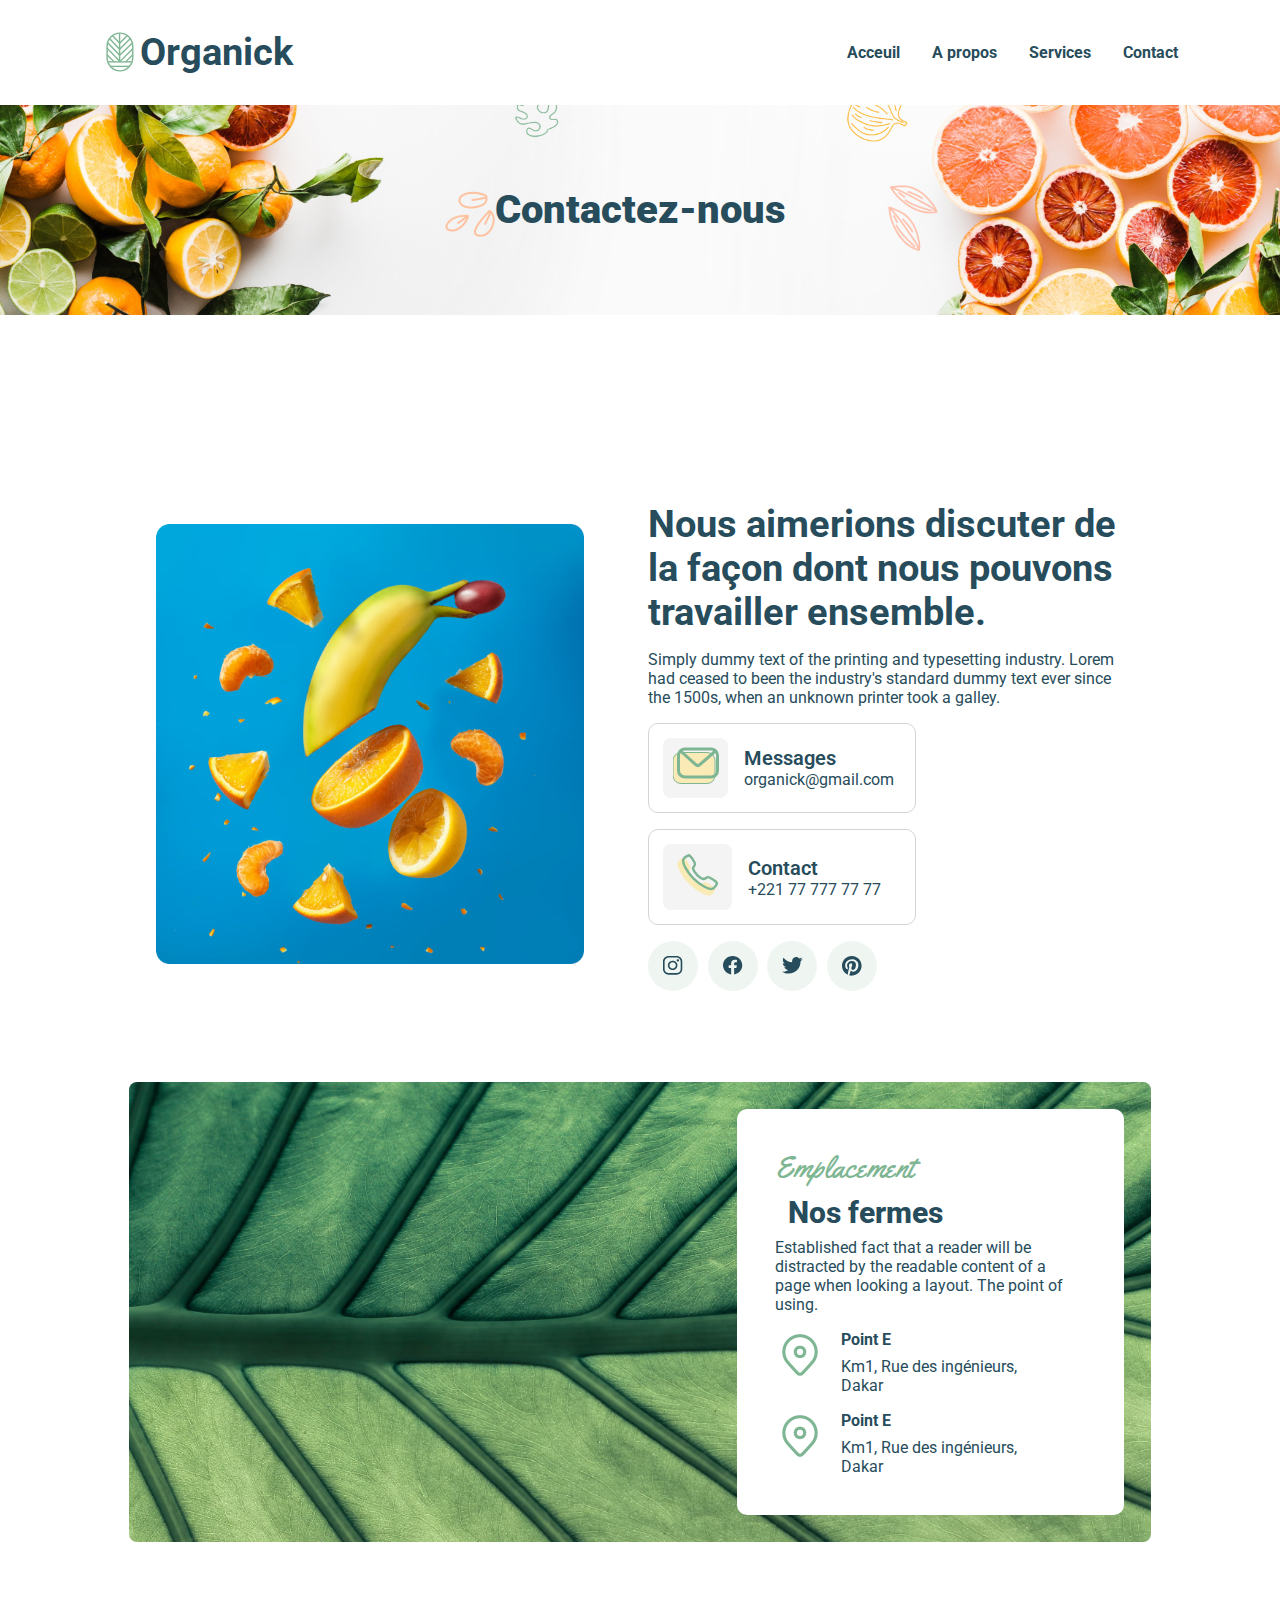
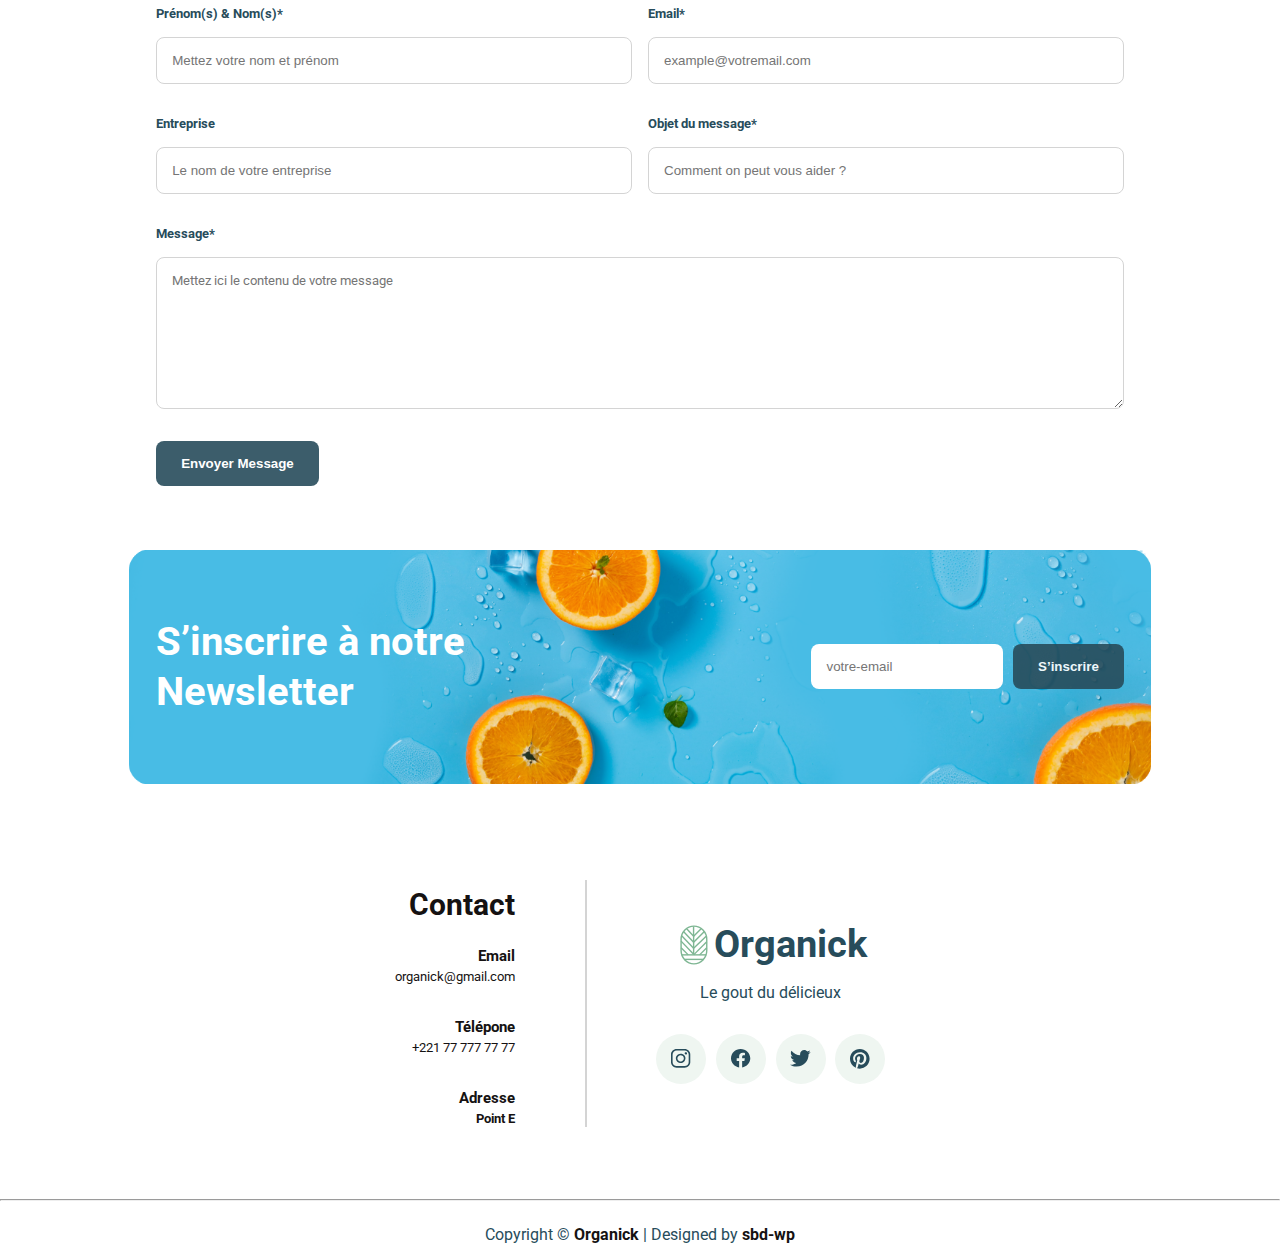
<file: contact.html>
<!DOCTYPE html>
<html lang="en">

<head>
    <meta charset="UTF-8">
    <meta name="viewport" content="width=device-width, initial-scale=1.0">
    <link rel="stylesheet" href="style.css">
    <link rel="stylesheet" href="custom.css">
    <link rel="stylesheet" href="screens.css">
    <link rel="shortcut icon" href="favicon.ico" type="image/x-icon">
    
    <title>
        Contact
    </title>

</head>

<body>




    <header class="">
        <nav class="container  bg-white">
            <div class="d-flex flex-wrap justify-between items-center py-5 ">
                <a class="logo-container d-flex gap-1 items-center" href="/">
                    <img class="nav-logo" src="logo.svg" alt="logo" />
                    <h3 class="text-logo m-0">Organick</h3>
                </a>
                <div>
                    <button type="button" title="menu"
                        class="p-0 bg-tansparent border-none cursor-pointer btn-menu-nav d-none mobile-block"
                        id="btn-menu" value="">
                        <svg width="50px" height="40px" viewBox="0 0 24 24" fill="none"
                            xmlns="http://www.w3.org/2000/svg">
                            <g id="Menu / Menu_Alt_01">
                                <path id="Vector" d="M12 17H19M5 12H19M5 7H19" class="stroke-primary" stroke-width="2"
                                    stroke-linecap="round" stroke-linejoin="round" />
                            </g>
                        </svg>
                    </button>
                    <ul class="d-flex gap-6 nav-items mobile-none">
                        <li class="nav-item"><a href="/" class="nav-link">Acceuil</a></li>
                        <li class="nav-item"><a href="about.html" class="nav-link">A propos</a></li>
                        <li class="nav-item"><a href="services.html" class="nav-link">Services</a></li>
                        <li class="nav-item"><a href="contact.html" class="nav-link">Contact</a></li>
                    </ul>
                </div>
            </div>
        </nav>
        <div class="menu-mobile-container m-0 d-none" id="menu-mobile" value="wdef">
            <ul class="nav-items">
                <li class="nav-item"><h3 class="m-0">
                    <a href="/" class="nav-link">Acceuil</a></h3></li>
                
                <li class="nav-item"><h3 class="m-0">
                    <a href="/about" class="nav-link">A propos</a></h3></li>
                
                <li class="nav-item"><h3 class="m-0">
                    <a href="/services" class="nav-link">Services</a></h3></li>
                
                <li class="nav-item"><h3 class="m-0">
                    <a href="/contact" class="nav-link">Contact</a></h3></li>
                
            </ul>
    </div>
    </header>



   <main>

    <section>
        <div class="py-10 contact-hero">
            <h2 class="text-center m-0">Contactez-nous</h2>
        </div>
    </section>

    <section class="mt-10">
        <div class="container d-flex justify-center py-5 items-center">
            <div class="w-90 mobile-full px-5 py-5">
                <div class="w-100 d-flex mobile-columns justify-between items-center gap-4">
                    <div class="w-50 mobile-full">
                        <img height="90%" width="90%" class="mobile-h-full mobile-full"
                            src="contact_info-img.png" alt="" srcset="">
                    </div>
                    <div class="w-50 mobile-full">
                        <div class="">
                            <h4 class="m-0">Nous aimerions discuter de la façon dont nous pouvons travailler ensemble.</h4>
                            <p>Simply dummy text of the printing and typesetting industry. Lorem had ceased to
                                been the industry's standard dummy text ever since the 1500s, when an unknown printer took a
                                galley.</p>
                        </div>
                        <div class="d-flex flex-columns gap-4">
                            <div class="card-contact d-flex gap-4 items-center w-50 mobile-full">
                                <div class="contact-icon-container">
                                    <svg width="46" height="37" viewBox="0 0 46 37" fill="none"
                                        xmlns="http://www.w3.org/2000/svg">
                                        <rect y="5.5" width="42" height="31" rx="8" fill="#F9EAB6" />
                                        <rect y="5.5" width="42" height="31" rx="8" stroke="#7EB693" />
                                        <rect x="5.5" y="2" width="39" height="28" rx="6.5" stroke="#7EB693"
                                            stroke-width="3" />
                                        <path
                                            d="M7 3.5L22.8187 17.7173C23.9499 18.734 25.6628 18.7433 26.805 17.7391L43 3.5"
                                            stroke="#7EB693" stroke-width="3" />
                                    </svg>
                                </div>
                                <div>
                                    <h5 class="m-0">Messages</h5>
                                    <p class="m-0">organick@gmail.com</p>
                                </div>
                            </div>
                            <div class="card-contact d-flex gap-4 items-center w-50 mobile-full">
                                <div class="contact-icon-container">
                                    <svg width="50" height="42" viewBox="0 0 50 51" fill="none"
                                        xmlns="http://www.w3.org/2000/svg">
                                        <path
                                            d="M44.5642 40.5452C42.8082 38.7761 38.5553 36.1942 36.4919 35.1537C33.8048 33.8003 33.5837 33.6898 31.4716 35.2588C30.0628 36.3059 29.1262 37.2413 27.4775 36.8897C25.8287 36.5381 22.2459 34.5555 19.1088 31.4286C15.9716 28.3016 13.874 24.6151 13.5212 22.972C13.1685 21.3289 14.1194 20.4034 15.1567 18.9914C16.6185 17.0011 16.508 16.6694 15.2584 13.9825C14.2842 11.8927 11.627 7.67987 9.85107 5.93283C7.95131 4.05642 7.95131 4.38813 6.72719 4.89677C5.73062 5.31604 4.77453 5.8257 3.87092 6.41935C2.10165 7.59473 1.1197 8.57108 0.432999 10.0384C-0.2537 11.5057 -0.562217 14.9456 2.98407 21.3875C6.53036 27.8294 9.0184 31.1234 14.1681 36.2584C19.3178 41.3933 23.2776 44.1543 29.0665 47.4007C36.2276 51.4112 38.9744 50.6294 40.4462 49.9439C41.9181 49.2583 42.8989 48.2853 44.0766 46.5161C44.6718 45.6141 45.1826 44.6591 45.6026 43.6634C46.1123 42.4438 46.4441 42.4438 44.5642 40.5452Z"
                                            fill="#F9EAB6" />
                                        <path
                                            d="M46.7203 33.6273C45.1551 32.0504 41.3645 29.7492 39.5254 28.8218C37.1304 27.6155 36.9333 27.517 35.0508 28.9154C33.7951 29.8487 32.9603 30.6825 31.4908 30.3691C30.0212 30.0557 26.8279 28.2886 24.0317 25.5015C21.2356 22.7144 19.3659 19.4287 19.0515 17.9642C18.7371 16.4997 19.5847 15.6748 20.5092 14.4162C21.8122 12.6423 21.7136 12.3466 20.5999 9.95178C19.7316 8.08912 17.3632 4.33423 15.7803 2.77709C14.087 1.10463 14.087 1.40029 12.996 1.85364C12.1077 2.22734 11.2556 2.6816 10.4502 3.21072C8.87321 4.25834 7.99799 5.12857 7.38593 6.43638C6.77388 7.74418 6.49889 10.8102 9.65972 16.5519C12.8205 22.2936 15.0381 25.2295 19.6281 29.8064C24.218 34.3832 27.7475 36.8441 32.9071 39.7376C39.2898 43.3121 41.7381 42.6154 43.0499 42.0043C44.3617 41.3933 45.236 40.526 46.2856 38.9492C46.8162 38.1452 47.2715 37.294 47.6458 36.4065C48.1001 35.3194 48.3958 35.3194 46.7203 33.6273Z"
                                            stroke="#7EB693" stroke-width="3" stroke-miterlimit="10" />
                                    </svg>
    
                                </div>
                                <div>
                                    <h5 class="m-0">Contact</h5>
                                    <p class="m-0">+221 77 777 77 77</p>
                                </div>
                            </div>
                        </div>
                        <div class="rs-container mt-4">
                            <div class="d-flex gap-2 rs-container  cursor-pointer mobile-justify-between">
                                <a class="single-rs-container rounded-full d-flex justify-center items-center">
                                    <svg width="20" height="19" viewBox="0 0 20 19" fill="none"
                                        xmlns="http://www.w3.org/2000/svg">
                                        <path
                                            d="M13.6585 1.61707C14.7231 1.62013 15.7431 2.02872 16.4958 2.75358C17.2486 3.47845 17.6729 4.4607 17.6761 5.48582V13.2225C17.6729 14.2476 17.2486 15.2298 16.4958 15.9547C15.7431 16.6796 14.7231 17.0882 13.6585 17.0912H5.6243C4.55976 17.0882 3.53973 16.6796 2.78698 15.9547C2.03423 15.2298 1.60994 14.2476 1.60676 13.2225V5.48582C1.60994 4.4607 2.03423 3.47845 2.78698 2.75358C3.53973 2.02872 4.55976 1.62013 5.6243 1.61707H13.6585ZM13.6585 0.0698242H5.6243C2.53087 0.0698242 0 2.50696 0 5.48582V13.2225C0 16.2013 2.53087 18.6385 5.6243 18.6385H13.6585C16.752 18.6385 19.2828 16.2013 19.2828 13.2225V5.48582C19.2828 2.50696 16.752 0.0698242 13.6585 0.0698242Z"
                                            class="svg-rs" />
                                        <path
                                            d="M14.8638 5.48661C14.6254 5.48661 14.3924 5.41854 14.1942 5.29102C13.996 5.1635 13.8416 4.98225 13.7504 4.77019C13.6591 4.55813 13.6353 4.32478 13.6818 4.09966C13.7283 3.87454 13.8431 3.66775 14.0116 3.50544C14.1802 3.34314 14.3949 3.23261 14.6287 3.18783C14.8625 3.14305 15.1048 3.16603 15.325 3.25387C15.5452 3.34171 15.7334 3.49046 15.8659 3.68131C15.9983 3.87216 16.069 4.09653 16.069 4.32607C16.0693 4.47856 16.0384 4.62962 15.9779 4.77058C15.9175 4.91153 15.8287 5.03959 15.7167 5.14743C15.6048 5.25526 15.4718 5.34073 15.3254 5.39894C15.179 5.45714 15.0222 5.48694 14.8638 5.48661ZM9.64151 6.26003C10.2772 6.26003 10.8986 6.44154 11.4271 6.78161C11.9556 7.12169 12.3676 7.60505 12.6108 8.17057C12.8541 8.73609 12.9177 9.35837 12.7937 9.95873C12.6697 10.5591 12.3636 11.1105 11.9141 11.5434C11.4646 11.9762 10.892 12.271 10.2685 12.3904C9.64507 12.5098 8.99886 12.4485 8.41158 12.2143C7.82431 11.98 7.32236 11.5833 6.96921 11.0744C6.61606 10.5654 6.42756 9.96705 6.42756 9.35494C6.42847 8.53439 6.76738 7.74769 7.36991 7.16747C7.97245 6.58726 8.7894 6.2609 9.64151 6.26003ZM9.64151 4.71278C8.68806 4.71278 7.75603 4.98503 6.96327 5.49512C6.17051 6.00521 5.55263 6.73022 5.18776 7.57846C4.82289 8.4267 4.72742 9.36009 4.91343 10.2606C5.09944 11.1611 5.55857 11.9882 6.23275 12.6374C6.90694 13.2867 7.76591 13.7288 8.70104 13.9079C9.63616 14.087 10.6054 13.9951 11.4863 13.6437C12.3672 13.2924 13.1201 12.6974 13.6498 11.934C14.1795 11.1706 14.4622 10.2731 14.4622 9.35494C14.4622 8.12376 13.9543 6.94301 13.0503 6.07244C12.1462 5.20186 10.92 4.71278 9.64151 4.71278Z"
                                            class="svg-rs" />
                                    </svg>
                                </a>
                                <a class="single-rs-container rounded-full d-flex justify-center items-center">
                                    <svg width="20" height="19" viewBox="0 0 20 19" fill="none"
                                        xmlns="http://www.w3.org/2000/svg">
                                        <path fill-rule="evenodd" clip-rule="evenodd"
                                            d="M19.2828 9.35415C19.2828 4.22705 14.9657 0.0698242 9.64141 0.0698242C4.31711 0.0698242 0 4.22705 0 9.35415C0 13.988 3.52514 17.829 8.13494 18.5261V12.0387H5.68628V9.35415H8.13494V7.3087C8.13494 4.98223 9.5747 3.6961 11.7767 3.6961C12.8317 3.6961 13.9353 3.87764 13.9353 3.87764V6.16266H12.7189C11.5219 6.16266 11.1475 6.87805 11.1475 7.61334V9.35415H13.8212L13.3942 12.0387H11.1479V18.527C15.7577 17.8302 19.2828 13.9893 19.2828 9.35415Z"
                                            class="svg-rs" />
                                    </svg>
                                </a>
                                <a class="single-rs-container rounded-full d-flex justify-center items-center">
    
                                    <svg width="21" height="17" viewBox="0 0 21 17" fill="none"
                                        xmlns="http://www.w3.org/2000/svg">
                                        <path
                                            d="M20.6602 2.02824C19.8852 2.36498 19.0652 2.58683 18.2261 2.68679C19.1079 2.17045 19.7711 1.35014 20.0912 0.379734C19.2575 0.867224 18.3469 1.20927 17.3984 1.39122C16.9991 0.972651 16.5187 0.639667 15.9866 0.412508C15.4546 0.18535 14.8818 0.0687622 14.3033 0.0698315C11.9609 0.0698315 10.0654 1.93785 10.0654 4.2406C10.0637 4.56091 10.1004 4.88026 10.1747 5.19183C8.49507 5.11309 6.85036 4.68462 5.34581 3.93382C3.84126 3.18303 2.50999 2.12645 1.43717 0.831675C1.0608 1.46617 0.861758 2.1901 0.86084 2.92782C0.86084 4.37403 1.61537 5.65238 2.75469 6.40131C2.07967 6.38529 1.41849 6.20663 0.827268 5.8805V5.93215C0.827268 7.95513 2.2907 9.63807 4.22759 10.0211C3.86336 10.1182 3.48803 10.1674 3.11108 10.1675C2.84361 10.168 2.57674 10.142 2.31437 10.09C2.85283 11.7471 4.41999 12.9523 6.27639 12.9867C4.76793 14.1493 2.91593 14.7776 1.01149 14.773C0.673443 14.7725 0.335713 14.7524 0 14.7127C1.9374 15.9498 4.18947 16.6042 6.48815 16.598C14.2943 16.598 18.5589 10.2407 18.5589 4.72698C18.5589 4.5462 18.5541 4.36542 18.5455 4.18895C19.3733 3.60016 20.0893 2.86847 20.6602 2.02824Z"
                                            class="svg-rs" />
                                    </svg>
    
                                </a>
                                <a class="single-rs-container rounded-full d-flex justify-center items-center">
    
                                    <svg width="20" height="20" viewBox="0 0 20 20" fill="none"
                                        xmlns="http://www.w3.org/2000/svg">
                                        <path
                                            d="M9.79664 0.0698242C4.38662 0.0698242 0 4.45449 0 9.86209C0 13.8708 2.41417 17.3156 5.86486 18.8325C5.83862 18.1505 5.86049 17.3287 6.03543 16.5855C6.22349 15.7899 7.295 11.2479 7.295 11.2479C7.295 11.2479 6.9801 10.6227 6.9801 9.70034C6.9801 8.24899 7.81982 7.16485 8.86946 7.16485C9.76165 7.16485 10.1903 7.83369 10.1903 8.63369C10.1903 9.52985 9.61732 10.8675 9.3243 12.1091C9.07938 13.1495 9.84475 13.9932 10.8725 13.9932C12.7269 13.9932 13.9777 11.6107 13.9777 8.78669C13.9777 6.64026 12.5301 5.0359 9.9016 5.0359C6.932 5.0359 5.07763 7.25228 5.07763 9.72657C5.07763 10.579 5.3313 11.1823 5.72491 11.6457C5.90422 11.8599 5.93046 11.9473 5.86486 12.1921C5.81675 12.3714 5.71179 12.8041 5.66368 12.979C5.59808 13.2282 5.3969 13.3156 5.17385 13.2238C3.80494 12.6643 3.16641 11.1692 3.16641 9.48177C3.16641 6.70146 5.51498 3.36597 10.1684 3.36597C13.9077 3.36597 16.37 6.07196 16.37 8.97467C16.37 12.8173 14.2314 15.685 11.0824 15.685C10.0241 15.685 9.03128 15.1123 8.69014 14.4653C8.69014 14.4653 8.12159 16.721 7.99913 17.1582C7.79357 17.9145 7.38684 18.6664 7.01509 19.2565C7.91686 19.5225 8.85208 19.6579 9.79226 19.6587C15.2023 19.6587 19.5889 15.2741 19.5889 9.86646C19.5889 4.45886 15.2067 0.0698242 9.79664 0.0698242Z"
                                            class="svg-rs" />
                                    </svg>
                                </a>
                            </div>
                        </div>
                    </div>
                </div>
            </div>
        </div>
    </section>


    <section>
        <div class="container d-flex justify-center py-5 items-center">
            <div class="w-90 mobile-full px-5 py-5 nos-fermes-banner">
                <div class="w-100 d-flex justify-end items-center">
                    <div class="w-40 mobile-full">
                        <div class="card">
                            <div>
                                <div class="text-n">
                                    <p class="yellowtail-regular m-0">
                                        Emplacement
                                    </p>
                                    <h3 class="m-0 h3-nos-fermes">
                                        Nos fermes
                                    </h3>
                                </div>
                                <p class="m-0 ">
                                    Established fact that a reader will be distracted by the readable content of a page when
                                    looking a layout. The point of using.
                                </p>
                                <div>
                                    <div class="d-flex gap-4 mt-4">
    
                                        <svg width="50" height="50" viewBox="0 0 50 50" fill="none"
                                            xmlns="http://www.w3.org/2000/svg" xmlns:xlink="http://www.w3.org/1999/xlink">
                                            <rect width="50" height="50" fill="url(#pattern0)" />
                                            <defs>
                                                <pattern id="pattern0" patternContentUnits="objectBoundingBox" width="1"
                                                    height="1">
                                                    <use xlink:href="#image0_1_2095" transform="scale(0.01)" />
                                                </pattern>
                                                <image id="image0_1_2095" width="100" height="100"
                                                    xlink:href="[data-uri]" />
                                            </defs>
                                        </svg>
                                        <div >
                                            <p class="ext-sm font-bold m-0">Point E</p>
                                            <p class="m-0 mt-2">Km1, Rue des ingénieurs,<br/>
                                                Dakar</p>
                                        </div>
    
                                    </div>
                                    <div class="d-flex gap-4 mt-4">
    
                                        <svg width="50" height="50" viewBox="0 0 50 50" fill="none"
                                            xmlns="http://www.w3.org/2000/svg" xmlns:xlink="http://www.w3.org/1999/xlink">
                                            <rect width="50" height="50" fill="url(#pattern0)" />
                                            <defs>
                                                <pattern id="pattern0" patternContentUnits="objectBoundingBox" width="1"
                                                    height="1">
                                                    <use xlink:href="#image0_1_2095" transform="scale(0.01)" />
                                                </pattern>
                                                <image id="image0_1_2095" width="100" height="100"
                                                    xlink:href="[data-uri]" />
                                            </defs>
                                        </svg>
                                        <div >
                                            <p class="ext-sm font-bold m-0">Point E</p>
                                            <p class="m-0 mt-2">Km1, Rue des ingénieurs,<br/>
                                                Dakar</p>
                                        </div>
    
                                    </div>
                                </div>
                            </div>
                        </div>
                    </div>
                </div>
            </div>
        </div>
    </section>

    <section>
        <div class="container d-flex justify-center py-5">
            <div class="w-90 mobile-full">
                <form class="d-flex flex-columns gap-6" method="post" id="form">
                        <div class="d-flex justify-between gap-4 items-center mobile-columns ">
                            <div class="d-flex flex-columns gap-4 w-50 mobile-full">
                                <label for="name" class="text-sm font-bold">Prénom(s) & Nom(s)*</label>
                                <input type="text" id="name" class="form-input border" placeholder="Mettez votre nom et prénom">
                            </div>
                            <div class="d-flex flex-columns gap-4 w-50 mobile-full">
                                <label for="email" class="text-sm font-bold">Email*</label>
                                <input type="text" id="email" class="form-input border" placeholder="example@votremail.com">
                            </div>
                        </div>
                        <div class="d-flex justify-between gap-4 items-center mobile-columns ">
                            <div class="d-flex flex-columns gap-4 w-50 mobile-full">
                                <label for="entrprise" class="text-sm font-bold">Entreprise</label>
                                <input type="text" id="entrprise" class="form-input border" placeholder="Le nom de votre entreprise">
                            </div>
                            <div class="d-flex flex-columns gap-4 w-50 mobile-full">
                                <label for="object" class="text-sm font-bold">Objet du message*</label>
                                <input type="text" id="object" class="form-input border" placeholder="Comment on peut vous aider ?">
                            </div>
                        </div>
                        <div class="d-flex flex-columns gap-4 w-100 ">
                            <label for="message" class="text-sm font-bold">Message*</label>
                            <textarea rows="8" id="message" class="form-input border" placeholder="Mettez ici le contenu de votre message"></textarea>
                        </div> 
                        <div class="mobile-full">
                            <button type="submit" title="send-message" id="btn-send-message"  class="btn btn-secondary mobile-full">Envoyer Message</button>
                        </div>
                </form>
            </div>
        </div>
    </section>


    <section>
        <div class="container d-flex justify-center py-5 items-center">
            <div class="newsletter-card w-90 py-5 px-5 mobile-full">
                <div class="d-flex mobile-columns justify-between items-center mobile-items-start">
                    <div class="w-40 mobile-full">
                        <h3 class="text-newsletter text-start mobile-text-center">S’inscrire à notre Newsletter</h3>
                    </div>
                    <div class="mobile-full">
                        <div class="d-flex gap-2 items-center mobile-columns mobile-items-start mobile-full">
                            <div class="mobile-full">
                                <input placeholder="votre-email" class="form-input mobile-96" />
                            </div>
                            <button type="button" class="btn btn-secondary  mobile-full">S’inscrire</button>
                        </div>
                    </div>
                </div>
            </div>
        </div>
    </section>

   </main>


    <footer class="footer ">
        <div>
            <div class="container py-10 footer-top d-flex justify-center items-center">
                <div class="w-50 mobile-full footer-top-info d-flex mobile-columns  justify-center gap-4">
                    <div
                        class="d-flex flex-columns justify-end mobile-justify-start items-end mobile-items-end text-dark gap-4 px-10 mobile-p-0">
                        <h3 class="font-bold text-end mobile-text-start text-dark m-0">Contact</h3>
                        <div class="d-flex flex-columns gap-6 text-end mobile-text-start ">
                            <div class="text-end mobile-text-start ">
                                <h6 class="font-bold m-1">Email</h6>
                                <a class="decoration-none text-dark text-sm"
                                    href="mailto:organick@gmail.com">organick@gmail.com</a>
                            </div>
                            <div>
                                <h6 class="font-bold m-1">Télépone</h6>
                                <a class="decoration-none text-dark text-sm" href="tel:777777777">+221 77 777 77 77</a>
                            </div>
                            <div>
                                <h6 class="font-bold m-1">Adresse</h6>
                                <a href="#" class="font-bold decoration-none text-dark text-sm">Point E</a>
                            </div>
                        </div>
                    </div>
                    <div class="divider-y"></div>
                    <div class="d-flex flex-columns px-10 gap-4 justify-center items-center">
                        <div class="d-flex flex-columns justify-center items-center">

                            <a class="logo-container d-flex gap-1 items-center" href="/">
                                <img class="nav-logo" src="logo.svg" alt="logo" />
                                <h3 class="text-logo m-0">Organick</h3>
                            </a>
                            <p>Le gout du délicieux</p>
                        </div>
                        <div class="rs-container">
                            <div class="d-flex gap-2 rs-container cursor-pointer">
                                <a class="single-rs-container rounded-full d-flex justify-center items-center">
                                    <svg width="20" height="19" viewBox="0 0 20 19" fill="none"
                                        xmlns="http://www.w3.org/2000/svg">
                                        <path
                                            d="M13.6585 1.61707C14.7231 1.62013 15.7431 2.02872 16.4958 2.75358C17.2486 3.47845 17.6729 4.4607 17.6761 5.48582V13.2225C17.6729 14.2476 17.2486 15.2298 16.4958 15.9547C15.7431 16.6796 14.7231 17.0882 13.6585 17.0912H5.6243C4.55976 17.0882 3.53973 16.6796 2.78698 15.9547C2.03423 15.2298 1.60994 14.2476 1.60676 13.2225V5.48582C1.60994 4.4607 2.03423 3.47845 2.78698 2.75358C3.53973 2.02872 4.55976 1.62013 5.6243 1.61707H13.6585ZM13.6585 0.0698242H5.6243C2.53087 0.0698242 0 2.50696 0 5.48582V13.2225C0 16.2013 2.53087 18.6385 5.6243 18.6385H13.6585C16.752 18.6385 19.2828 16.2013 19.2828 13.2225V5.48582C19.2828 2.50696 16.752 0.0698242 13.6585 0.0698242Z"
                                            class="svg-rs" />
                                        <path
                                            d="M14.8638 5.48661C14.6254 5.48661 14.3924 5.41854 14.1942 5.29102C13.996 5.1635 13.8416 4.98225 13.7504 4.77019C13.6591 4.55813 13.6353 4.32478 13.6818 4.09966C13.7283 3.87454 13.8431 3.66775 14.0116 3.50544C14.1802 3.34314 14.3949 3.23261 14.6287 3.18783C14.8625 3.14305 15.1048 3.16603 15.325 3.25387C15.5452 3.34171 15.7334 3.49046 15.8659 3.68131C15.9983 3.87216 16.069 4.09653 16.069 4.32607C16.0693 4.47856 16.0384 4.62962 15.9779 4.77058C15.9175 4.91153 15.8287 5.03959 15.7167 5.14743C15.6048 5.25526 15.4718 5.34073 15.3254 5.39894C15.179 5.45714 15.0222 5.48694 14.8638 5.48661ZM9.64151 6.26003C10.2772 6.26003 10.8986 6.44154 11.4271 6.78161C11.9556 7.12169 12.3676 7.60505 12.6108 8.17057C12.8541 8.73609 12.9177 9.35837 12.7937 9.95873C12.6697 10.5591 12.3636 11.1105 11.9141 11.5434C11.4646 11.9762 10.892 12.271 10.2685 12.3904C9.64507 12.5098 8.99886 12.4485 8.41158 12.2143C7.82431 11.98 7.32236 11.5833 6.96921 11.0744C6.61606 10.5654 6.42756 9.96705 6.42756 9.35494C6.42847 8.53439 6.76738 7.74769 7.36991 7.16747C7.97245 6.58726 8.7894 6.2609 9.64151 6.26003ZM9.64151 4.71278C8.68806 4.71278 7.75603 4.98503 6.96327 5.49512C6.17051 6.00521 5.55263 6.73022 5.18776 7.57846C4.82289 8.4267 4.72742 9.36009 4.91343 10.2606C5.09944 11.1611 5.55857 11.9882 6.23275 12.6374C6.90694 13.2867 7.76591 13.7288 8.70104 13.9079C9.63616 14.087 10.6054 13.9951 11.4863 13.6437C12.3672 13.2924 13.1201 12.6974 13.6498 11.934C14.1795 11.1706 14.4622 10.2731 14.4622 9.35494C14.4622 8.12376 13.9543 6.94301 13.0503 6.07244C12.1462 5.20186 10.92 4.71278 9.64151 4.71278Z"
                                            class="svg-rs" />
                                    </svg>
                                </a>
                                <a class="single-rs-container rounded-full d-flex justify-center items-center">
                                    <svg width="20" height="19" viewBox="0 0 20 19" fill="none"
                                        xmlns="http://www.w3.org/2000/svg">
                                        <path fill-rule="evenodd" clip-rule="evenodd"
                                            d="M19.2828 9.35415C19.2828 4.22705 14.9657 0.0698242 9.64141 0.0698242C4.31711 0.0698242 0 4.22705 0 9.35415C0 13.988 3.52514 17.829 8.13494 18.5261V12.0387H5.68628V9.35415H8.13494V7.3087C8.13494 4.98223 9.5747 3.6961 11.7767 3.6961C12.8317 3.6961 13.9353 3.87764 13.9353 3.87764V6.16266H12.7189C11.5219 6.16266 11.1475 6.87805 11.1475 7.61334V9.35415H13.8212L13.3942 12.0387H11.1479V18.527C15.7577 17.8302 19.2828 13.9893 19.2828 9.35415Z"
                                            class="svg-rs" />
                                    </svg>
                                </a>
                                <a class="single-rs-container rounded-full d-flex justify-center items-center">

                                    <svg width="21" height="17" viewBox="0 0 21 17" fill="none"
                                        xmlns="http://www.w3.org/2000/svg">
                                        <path
                                            d="M20.6602 2.02824C19.8852 2.36498 19.0652 2.58683 18.2261 2.68679C19.1079 2.17045 19.7711 1.35014 20.0912 0.379734C19.2575 0.867224 18.3469 1.20927 17.3984 1.39122C16.9991 0.972651 16.5187 0.639667 15.9866 0.412508C15.4546 0.18535 14.8818 0.0687622 14.3033 0.0698315C11.9609 0.0698315 10.0654 1.93785 10.0654 4.2406C10.0637 4.56091 10.1004 4.88026 10.1747 5.19183C8.49507 5.11309 6.85036 4.68462 5.34581 3.93382C3.84126 3.18303 2.50999 2.12645 1.43717 0.831675C1.0608 1.46617 0.861758 2.1901 0.86084 2.92782C0.86084 4.37403 1.61537 5.65238 2.75469 6.40131C2.07967 6.38529 1.41849 6.20663 0.827268 5.8805V5.93215C0.827268 7.95513 2.2907 9.63807 4.22759 10.0211C3.86336 10.1182 3.48803 10.1674 3.11108 10.1675C2.84361 10.168 2.57674 10.142 2.31437 10.09C2.85283 11.7471 4.41999 12.9523 6.27639 12.9867C4.76793 14.1493 2.91593 14.7776 1.01149 14.773C0.673443 14.7725 0.335713 14.7524 0 14.7127C1.9374 15.9498 4.18947 16.6042 6.48815 16.598C14.2943 16.598 18.5589 10.2407 18.5589 4.72698C18.5589 4.5462 18.5541 4.36542 18.5455 4.18895C19.3733 3.60016 20.0893 2.86847 20.6602 2.02824Z"
                                            class="svg-rs" />
                                    </svg>

                                </a>
                                <a class="single-rs-container rounded-full d-flex justify-center items-center">

                                    <svg width="20" height="20" viewBox="0 0 20 20" fill="none"
                                        xmlns="http://www.w3.org/2000/svg">
                                        <path
                                            d="M9.79664 0.0698242C4.38662 0.0698242 0 4.45449 0 9.86209C0 13.8708 2.41417 17.3156 5.86486 18.8325C5.83862 18.1505 5.86049 17.3287 6.03543 16.5855C6.22349 15.7899 7.295 11.2479 7.295 11.2479C7.295 11.2479 6.9801 10.6227 6.9801 9.70034C6.9801 8.24899 7.81982 7.16485 8.86946 7.16485C9.76165 7.16485 10.1903 7.83369 10.1903 8.63369C10.1903 9.52985 9.61732 10.8675 9.3243 12.1091C9.07938 13.1495 9.84475 13.9932 10.8725 13.9932C12.7269 13.9932 13.9777 11.6107 13.9777 8.78669C13.9777 6.64026 12.5301 5.0359 9.9016 5.0359C6.932 5.0359 5.07763 7.25228 5.07763 9.72657C5.07763 10.579 5.3313 11.1823 5.72491 11.6457C5.90422 11.8599 5.93046 11.9473 5.86486 12.1921C5.81675 12.3714 5.71179 12.8041 5.66368 12.979C5.59808 13.2282 5.3969 13.3156 5.17385 13.2238C3.80494 12.6643 3.16641 11.1692 3.16641 9.48177C3.16641 6.70146 5.51498 3.36597 10.1684 3.36597C13.9077 3.36597 16.37 6.07196 16.37 8.97467C16.37 12.8173 14.2314 15.685 11.0824 15.685C10.0241 15.685 9.03128 15.1123 8.69014 14.4653C8.69014 14.4653 8.12159 16.721 7.99913 17.1582C7.79357 17.9145 7.38684 18.6664 7.01509 19.2565C7.91686 19.5225 8.85208 19.6579 9.79226 19.6587C15.2023 19.6587 19.5889 15.2741 19.5889 9.86646C19.5889 4.45886 15.2067 0.0698242 9.79664 0.0698242Z"
                                            class="svg-rs" />
                                    </svg>
                                </a>
                            </div>
                        </div>
                    </div>
                </div>
            </div>
            <hr class="bg-gray" />
            <div class="footer-bottom d-flex justify-center text-center">
                <p>Copyright &copy; <a href="/" class="font-bold hover-primary decoration-none text-dark">Organick</a> |
                    Designed by <a href="/" class="font-bold hover-primary decoration-none text-dark">sbd-wp</a></p>
            </div>
        </div>
    </footer>



</body>

</html>
</file>
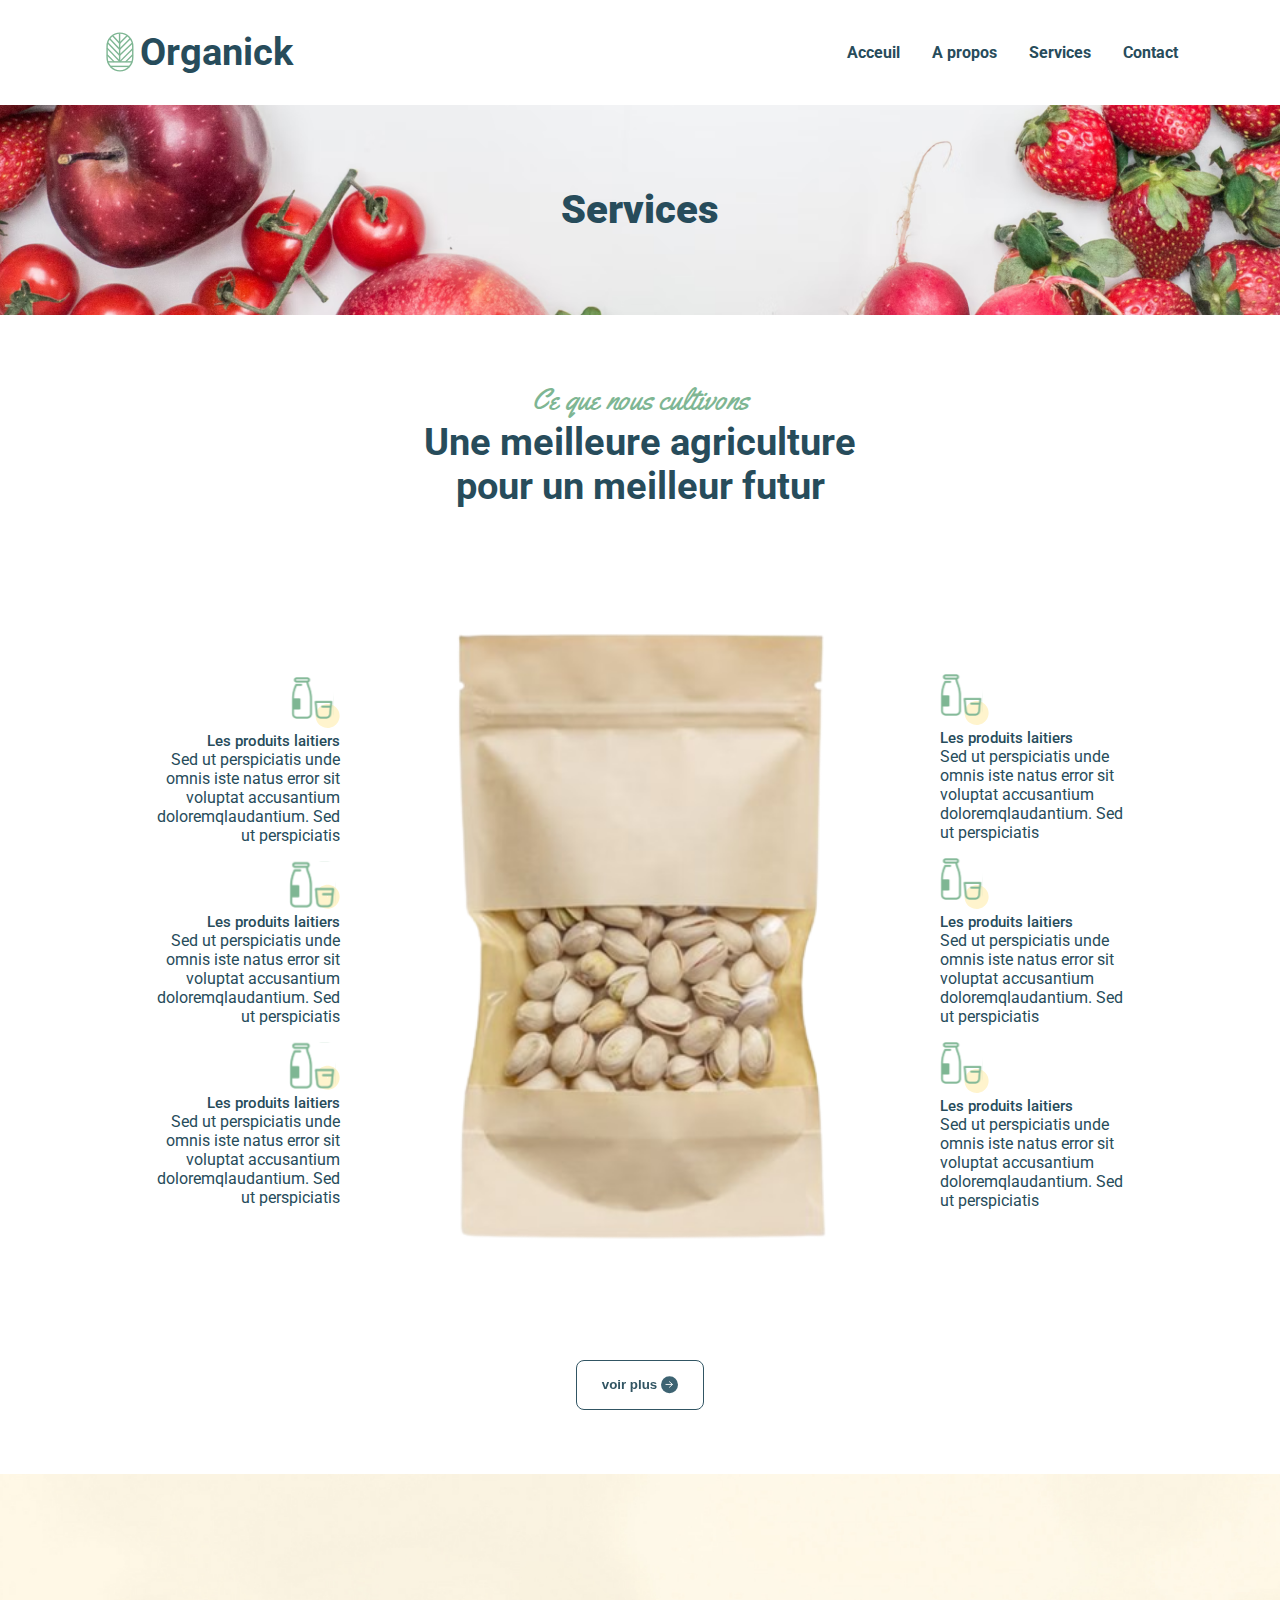
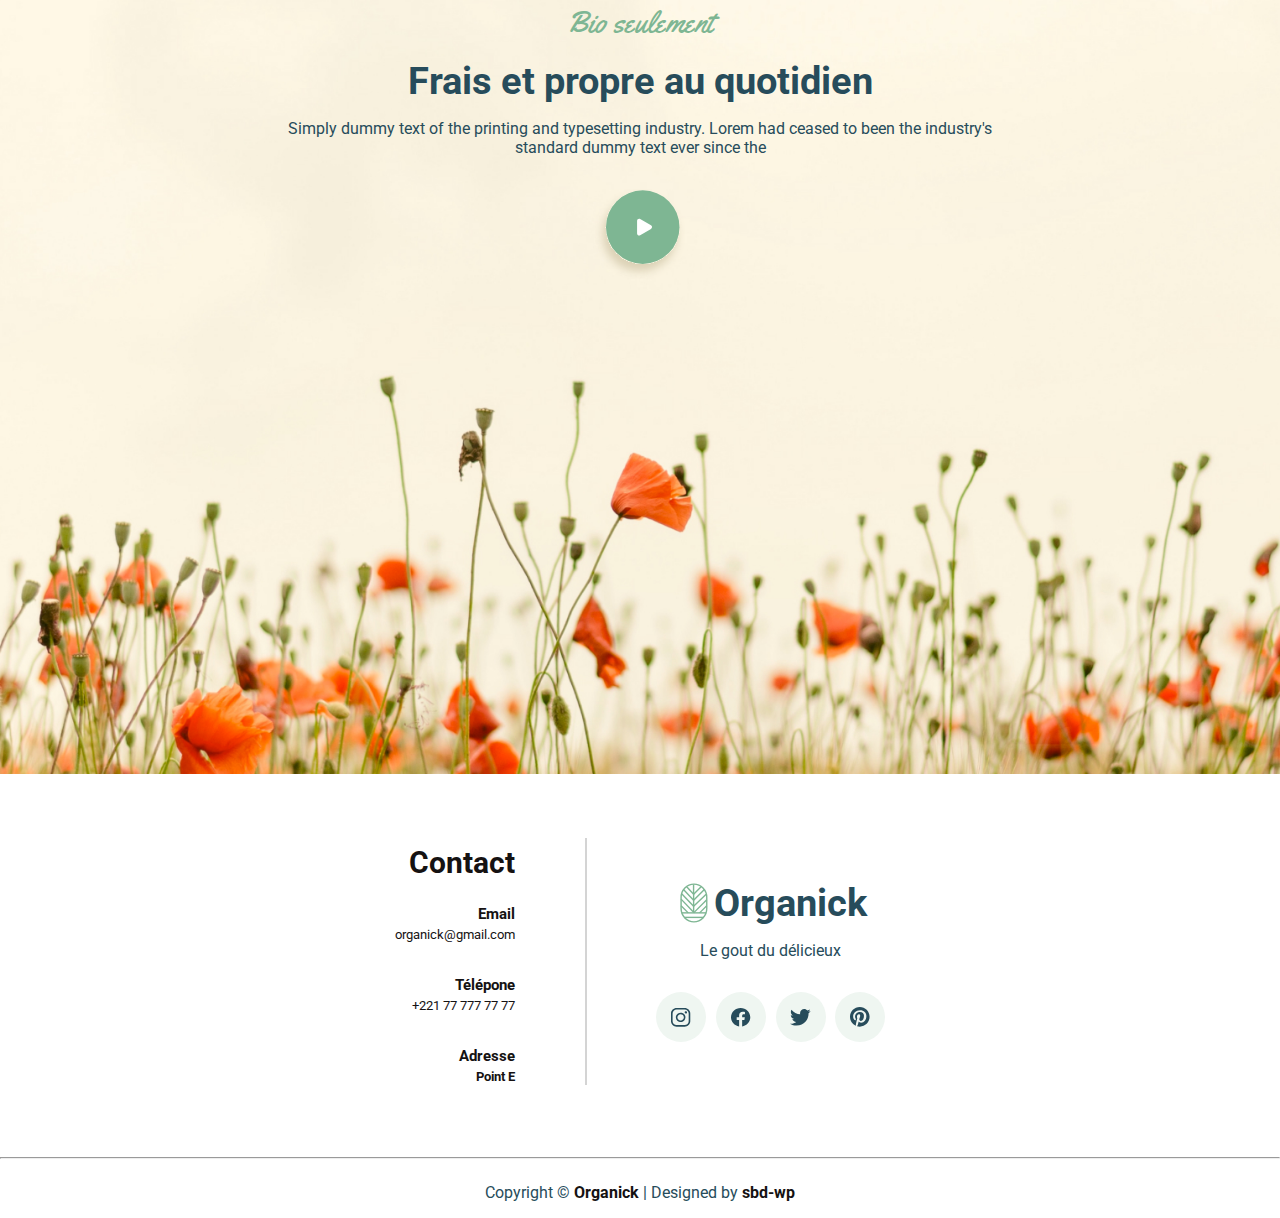
<file: services.html>
<!DOCTYPE html>
<html lang="en">

<head>
    <meta charset="UTF-8">
    <meta name="viewport" content="width=device-width, initial-scale=1.0">
    <link rel="stylesheet" href="style.css">
    <link rel="stylesheet" href="custom.css">
    <link rel="stylesheet" href="screens.css">
    <link rel="shortcut icon" href="favicon.ico" type="image/x-icon">

    <title>
        Services
    </title>

</head>

<body>




    <header class="">
        <nav class="container  bg-white">
            <div class="d-flex flex-wrap justify-between items-center py-5 ">
                <a class="logo-container d-flex gap-1 items-center" href="/">
                    <img class="nav-logo" src="logo.svg" alt="logo" />
                    <h3 class="text-logo m-0">Organick</h3>
                </a>
                <div>
                    <button type="button" title="menu"
                        class="p-0 bg-tansparent border-none cursor-pointer btn-menu-nav d-none mobile-block"
                        id="btn-menu" value="">
                        <svg width="50px" height="40px" viewBox="0 0 24 24" fill="none"
                            xmlns="http://www.w3.org/2000/svg">
                            <g id="Menu / Menu_Alt_01">
                                <path id="Vector" d="M12 17H19M5 12H19M5 7H19" class="stroke-primary" stroke-width="2"
                                    stroke-linecap="round" stroke-linejoin="round" />
                            </g>
                        </svg>
                    </button>
                    <ul class="d-flex gap-6 nav-items mobile-none">
                        <li class="nav-item"><a href="/" class="nav-link">Acceuil</a></li>
                        <li class="nav-item"><a href="about.html" class="nav-link">A propos</a></li>
                        <li class="nav-item"><a href="services.html" class="nav-link">Services</a></li>
                        <li class="nav-item"><a href="contact.html" class="nav-link">Contact</a></li>
                    </ul>
                </div>
            </div>
        </nav>
        <div class="menu-mobile-container m-0 d-none" id="menu-mobile" value="wdef">
            <ul class="nav-items">
                <li class="nav-item"><h3 class="m-0">
                    <a href="/" class="nav-link">Acceuil</a></h3></li>
                
                <li class="nav-item"><h3 class="m-0">
                    <a href="/about" class="nav-link">A propos</a></h3></li>
                
                <li class="nav-item"><h3 class="m-0">
                    <a href="/services" class="nav-link">Services</a></h3></li>
                
                <li class="nav-item"><h3 class="m-0">
                    <a href="/contact" class="nav-link">Contact</a></h3></li>
                
            </ul>
    </div>
    </header>



    <main>
        <section>
            <div class="py-10 service-hero">
                <h2 class="text-center m-0">Services</h2>
            </div>
        </section>

        <section>
            <div class="container py-10">
                <div class="d-flex justify-center ">
                    <div class="w-90 mobile-full">
                        <div class="w-100 d-flex flex-columns justify-center items-center gap-4">
                            <div class="d-flex flex-columns justify-center items-center ">
                                <p class="yellowtail-regular m-0">
                                    Ce que nous cultivons
                                </p>
                                <h4 class="m-0 text-center">
                                    Une meilleure agriculture <br /> pour un meilleur futur
                                </h4>
                            </div>
                            <div class="d-flex mobile-columns justify-content-between items-center mt-4">
                                <div class="d-flex justify-end flex-columns items-end mobile-justify-start mobile-items-start flex-1 gap-4">
                                    <div class="d-flex justify-end flex-columns items-end mobile-justify-start mobile-items-start  ">
                                        <div>
                                            <svg width="49" height="51" viewBox="0 0 49 51" fill="none" xmlns="http://www.w3.org/2000/svg" xmlns:xlink="http://www.w3.org/1999/xlink">
                                                <path d="M30.6077 49.371C24.8682 46.0573 22.9017 38.7182 26.2154 32.9787C29.5291 27.2392 36.8682 25.2727 42.6077 28.5864C48.3472 31.9001 50.3137 39.2392 47 44.9787C43.6863 50.7182 36.3472 52.6847 30.6077 49.371ZM36.8218 38.6079C36.617 38.4897 36.3551 38.5599 36.2369 38.7646C36.1187 38.9694 36.1888 39.2313 36.3936 39.3495C36.5984 39.4678 36.8603 39.3976 36.9785 39.1928C37.0967 38.988 37.0266 38.7262 36.8218 38.6079Z" fill="#FFF4CD"/>
                                                <rect x="0.345703" width="42" height="42" fill="url(#pattern0)"/>
                                                <defs>
                                                <pattern id="pattern0" patternContentUnits="objectBoundingBox" width="1" height="1">
                                                <use xlink:href="#image0_0_1" transform="scale(0.01)"/>
                                                </pattern>
                                                <image id="image0_0_1" width="100" height="100" xlink:href="[data-uri]"/>
                                                </defs>
                                                </svg>
                                                
                                        </div>
                                        <h6 class="m-0 text-end mobile-text-start">Les produits laitiers</h6>
                                        <p class="m-0 text-end mobile-text-start">Sed ut perspiciatis unde omnis iste natus error sit voluptat accusantium doloremqlaudantium. Sed ut perspiciatis</p>
                                    </div>
                                    <div class="d-flex justify-end flex-columns items-end mobile-justify-start mobile-items-start  ">
                                        <div>
                                                                                    
                                <svg width="51" height="48" viewBox="0 0 51 48" fill="none" xmlns="http://www.w3.org/2000/svg" xmlns:xlink="http://www.w3.org/1999/xlink">
                                    <path d="M32.6077 46.1132C26.8682 42.7995 24.9017 35.4604 28.2154 29.7209C31.5291 23.9814 38.8682 22.0149 44.6077 25.3286C50.3472 28.6423 52.3137 35.9814 49 41.7209C45.6863 47.4604 38.3472 49.4269 32.6077 46.1132ZM38.8218 35.3501C38.617 35.2319 38.3551 35.302 38.2369 35.5068C38.1187 35.7116 38.1888 35.9735 38.3936 36.0917C38.5984 36.21 38.8603 36.1398 38.9785 35.935C39.0967 35.7302 39.0266 35.4683 38.8218 35.3501Z" fill="#FFF4CD"/>
                                    <rect x="0.345703" y="0.742188" width="46" height="46" fill="url(#pattern1)"/>
                                    <defs>
                                    <pattern id="pattern1" patternContentUnits="objectBoundingBox" width="1" height="1">
                                    <use xlink:href="#image0_0_1" transform="scale(0.01)"/>
                                    </pattern>
                                    <image id="image0_0_1" width="100" height="100" xlink:href="[data-uri]"/>
                                    </defs>
                                    </svg>        
                                        </div>
                                        <h6 class="m-0 text-end mobile-text-start">Les produits laitiers</h6>
                                        <p class="m-0 text-end mobile-text-start">Sed ut perspiciatis unde omnis iste natus error sit voluptat accusantium doloremqlaudantium. Sed ut perspiciatis</p>
                                    </div>
                                    <div class="d-flex justify-end flex-columns items-end mobile-justify-start mobile-items-start  ">
                                        <div>
                                            <svg width="51" height="48" viewBox="0 0 51 48" fill="none" xmlns="http://www.w3.org/2000/svg" xmlns:xlink="http://www.w3.org/1999/xlink">
                                                <path d="M32.6077 46.1132C26.8682 42.7995 24.9017 35.4604 28.2154 29.7209C31.5291 23.9814 38.8682 22.0149 44.6077 25.3286C50.3472 28.6423 52.3137 35.9814 49 41.7209C45.6863 47.4604 38.3472 49.4269 32.6077 46.1132ZM38.8218 35.3501C38.617 35.2319 38.3551 35.302 38.2369 35.5068C38.1187 35.7116 38.1888 35.9735 38.3936 36.0917C38.5984 36.21 38.8603 36.1398 38.9785 35.935C39.0967 35.7302 39.0266 35.4683 38.8218 35.3501Z" fill="#FFF4CD"/>
                                                <rect x="0.345703" y="0.742188" width="46" height="46" fill="url(#pattern0)"/>
                                                <defs>
                                                <pattern id="pattern0" patternContentUnits="objectBoundingBox" width="1" height="1">
                                                <use xlink:href="#image0_0_1" transform="scale(0.01)"/>
                                                </pattern>
                                                <image id="image0_0_1" width="100" height="100" xlink:href="[data-uri]"/>
                                                </defs>
                                                </svg>
                                        </div>
                                        <h6 class="m-0 text-end mobile-text-start">Les produits laitiers</h6>
                                        <p class="m-0 text-end mobile-text-start">Sed ut perspiciatis unde omnis iste natus error sit voluptat accusantium doloremqlaudantium. Sed ut perspiciatis</p>
                                    </div>
                                </div>
                                <div class="img-cqnfs">
                                    <img class="mobile-h-full" src="Image__1_-removebg-preview.png" height="800px" width="100%" alt="" srcset="">
                                </div>
                                <div class="d-flex justify-end flex-columns items-end mobile-justify-start mobile-items-start flex-1 gap-4">
                                    <div class="d-flex justify-start flex-columns items-start  ">
                                        <div>
                                            <svg width="49" height="51" viewBox="0 0 49 51" fill="none" xmlns="http://www.w3.org/2000/svg" xmlns:xlink="http://www.w3.org/1999/xlink">
                                                <path d="M30.6077 49.371C24.8682 46.0573 22.9017 38.7182 26.2154 32.9787C29.5291 27.2392 36.8682 25.2727 42.6077 28.5864C48.3472 31.9001 50.3137 39.2392 47 44.9787C43.6863 50.7182 36.3472 52.6847 30.6077 49.371ZM36.8218 38.6079C36.617 38.4897 36.3551 38.5599 36.2369 38.7646C36.1187 38.9694 36.1888 39.2313 36.3936 39.3495C36.5984 39.4678 36.8603 39.3976 36.9785 39.1928C37.0967 38.988 37.0266 38.7262 36.8218 38.6079Z" fill="#FFF4CD"/>
                                                <rect x="0.345703" width="42" height="42" fill="url(#pattern0)"/>
                                                <defs>
                                                <pattern id="pattern0" patternContentUnits="objectBoundingBox" width="1" height="1">
                                                <use xlink:href="#image0_0_2" transform="scale(0.01)"/>
                                                </pattern>
                                                <image id="image0_0_2" width="100" height="100" xlink:href="[data-uri]"/>
                                                </defs>
                                                </svg>
                                                
                                        </div>
                                        <h6 class="m-0 text-start">Les produits laitiers</h6>
                                        <p class="m-0 text-start">Sed ut perspiciatis unde omnis iste natus error sit voluptat accusantium doloremqlaudantium. Sed ut perspiciatis</p>
                                    </div>
                                    <div class="d-flex justify-start flex-columns items-start  ">
                                        <div>
                                            <svg width="49" height="51" viewBox="0 0 49 51" fill="none" xmlns="http://www.w3.org/2000/svg" xmlns:xlink="http://www.w3.org/1999/xlink">
                                                <path d="M30.6077 49.371C24.8682 46.0573 22.9017 38.7182 26.2154 32.9787C29.5291 27.2392 36.8682 25.2727 42.6077 28.5864C48.3472 31.9001 50.3137 39.2392 47 44.9787C43.6863 50.7182 36.3472 52.6847 30.6077 49.371ZM36.8218 38.6079C36.617 38.4897 36.3551 38.5599 36.2369 38.7646C36.1187 38.9694 36.1888 39.2313 36.3936 39.3495C36.5984 39.4678 36.8603 39.3976 36.9785 39.1928C37.0967 38.988 37.0266 38.7262 36.8218 38.6079Z" fill="#FFF4CD"/>
                                                <rect x="0.345703" width="42" height="42" fill="url(#pattern0)"/>
                                                <defs>
                                                <pattern id="pattern0" patternContentUnits="objectBoundingBox" width="1" height="1">
                                                <use xlink:href="#image0_0_2" transform="scale(0.01)"/>
                                                </pattern>
                                                <image id="image0_0_2" width="100" height="100" xlink:href="[data-uri]"/>
                                                </defs>
                                                </svg>
                                                
                                        </div>
                                        <h6 class="m-0 text-start">Les produits laitiers</h6>
                                        <p class="m-0 text-start">Sed ut perspiciatis unde omnis iste natus error sit voluptat accusantium doloremqlaudantium. Sed ut perspiciatis</p>
                                    </div>
                                    <div class="d-flex justify-start flex-columns items-start  ">
                                        <div>
                                            <svg width="49" height="51" viewBox="0 0 49 51" fill="none" xmlns="http://www.w3.org/2000/svg" xmlns:xlink="http://www.w3.org/1999/xlink">
                                                <path d="M30.6077 49.371C24.8682 46.0573 22.9017 38.7182 26.2154 32.9787C29.5291 27.2392 36.8682 25.2727 42.6077 28.5864C48.3472 31.9001 50.3137 39.2392 47 44.9787C43.6863 50.7182 36.3472 52.6847 30.6077 49.371ZM36.8218 38.6079C36.617 38.4897 36.3551 38.5599 36.2369 38.7646C36.1187 38.9694 36.1888 39.2313 36.3936 39.3495C36.5984 39.4678 36.8603 39.3976 36.9785 39.1928C37.0967 38.988 37.0266 38.7262 36.8218 38.6079Z" fill="#FFF4CD"/>
                                                <rect x="0.345703" width="42" height="42" fill="url(#pattern0)"/>
                                                <defs>
                                                <pattern id="pattern0" patternContentUnits="objectBoundingBox" width="1" height="1">
                                                <use xlink:href="#image0_0_2" transform="scale(0.01)"/>
                                                </pattern>
                                                <image id="image0_0_2" width="100" height="100" xlink:href="[data-uri]"/>
                                                </defs>
                                                </svg>
                                                
                                        </div>
                                        <h6 class="m-0 text-start">Les produits laitiers</h6>
                                        <p class="m-0 text-start">Sed ut perspiciatis unde omnis iste natus error sit voluptat accusantium doloremqlaudantium. Sed ut perspiciatis</p>
                                    </div>
                                </div>
                            </div>
                            <div class="">
                                <button type="button" class="btn btn-outline"> voir plus 
                                    <svg width="17" height="18" viewBox="0 0 19 20" fill="none"
                                        xmlns="http://www.w3.org/2000/svg">
                                        <circle cx="9.5" cy="9.71094" r="9.5" fill="#335B6B" />
                                        <path d="M9.47641 6.33984L12.871 9.40436L9.47641 12.4689M12.3995 9.40436H5.51611"
                                            stroke="white" stroke-linecap="round" stroke-linejoin="round" />
                                    </svg>
                                </button>
                            </div>
                        </div>
                    </div>
                </div>
            </div>
        </section>
        
                                        
        <section>
            <div class="play-video-banner banner d-flex justify-center">
                <div class="py-20 w-60 mobile-full d-flex flex-columns gap-6 items-center mobile-justify-center">
                    <div class="d-flex flex-columns items-center justify-center gap-4 ">
                        <p class="yellowtail-regular m-0">
                            Bio seulement
                        </p>
                        <h4 class="m-0 text-center">
                            Frais et propre au quotidien
                        </h4>
        
                        <p class="m-0 text-center">Simply dummy text of the printing and typesetting industry. Lorem had ceased
                            to been the industry's standard dummy text ever since the </p>
                    </div>
                    <div  class="cursor-pointer">
        
                        <svg width="90" height="90" viewBox="0 0 131 131" fill="none" xmlns="http://www.w3.org/2000/svg">
                            <g filter="url(#filter0_d_1_1509)">
                                <circle cx="69.5" cy="55.5" r="53.5" fill="#7EB693" />
                            </g>
                            <path
                                d="M81.5 52.902C83.5 54.0567 83.5 56.9435 81.5 58.0982L65.75 67.1914C63.75 68.3461 61.25 66.9028 61.25 64.5934L61.25 46.4068C61.25 44.0974 63.75 42.654 65.75 43.8087L81.5 52.902Z"
                                fill="white" />
                            <defs>
                                <filter id="filter0_d_1_1509" x="0" y="0" width="131" height="131" filterUnits="userSpaceOnUse"
                                    color-interpolation-filters="sRGB">
                                    <feFlood flood-opacity="0" result="BackgroundImageFix" />
                                    <feColorMatrix in="SourceAlpha" type="matrix"
                                        values="0 0 0 0 0 0 0 0 0 0 0 0 0 0 0 0 0 0 127 0" result="hardAlpha" />
                                    <feOffset dx="-4" dy="10" />
                                    <feGaussianBlur stdDeviation="6" />
                                    <feComposite in2="hardAlpha" operator="out" />
                                    <feColorMatrix type="matrix"
                                        values="0 0 0 0 0.858333 0 0 0 0 0.820318 0 0 0 0 0.711701 0 0 0 1 0" />
                                    <feBlend mode="normal" in2="BackgroundImageFix" result="effect1_dropShadow_1_1509" />
                                    <feBlend mode="normal" in="SourceGraphic" in2="effect1_dropShadow_1_1509" result="shape" />
                                </filter>
                            </defs>
                        </svg>
        
                    </div>
                </div>
            </div>
        </section>
    </main>


    <footer class="footer ">
        <div>
            <div class="container py-10 footer-top d-flex justify-center items-center">
                <div class="w-50 mobile-full footer-top-info d-flex mobile-columns  justify-center gap-4">
                    <div
                        class="d-flex flex-columns justify-end mobile-justify-start items-end mobile-items-end text-dark gap-4 px-10 mobile-p-0">
                        <h3 class="font-bold text-end mobile-text-start text-dark m-0">Contact</h3>
                        <div class="d-flex flex-columns gap-6 text-end mobile-text-start ">
                            <div class="text-end mobile-text-start ">
                                <h6 class="font-bold m-1">Email</h6>
                                <a class="decoration-none text-dark text-sm"
                                    href="mailto:organick@gmail.com">organick@gmail.com</a>
                            </div>
                            <div>
                                <h6 class="font-bold m-1">Télépone</h6>
                                <a class="decoration-none text-dark text-sm" href="tel:777777777">+221 77 777 77 77</a>
                            </div>
                            <div>
                                <h6 class="font-bold m-1">Adresse</h6>
                                <a href="#" class="font-bold decoration-none text-dark text-sm">Point E</a>
                            </div>
                        </div>
                    </div>
                    <div class="divider-y"></div>
                    <div class="d-flex flex-columns px-10 gap-4 justify-center items-center">
                        <div class="d-flex flex-columns justify-center items-center">

                            <a class="logo-container d-flex gap-1 items-center" href="/">
                                <img class="nav-logo" src="logo.svg" alt="logo" />
                                <h3 class="text-logo m-0">Organick</h3>
                            </a>
                            <p>Le gout du délicieux</p>
                        </div>
                        <div class="rs-container">
                            <div class="d-flex gap-2 rs-container cursor-pointer">
                                <a class="single-rs-container rounded-full d-flex justify-center items-center">
                                    <svg width="20" height="19" viewBox="0 0 20 19" fill="none"
                                        xmlns="http://www.w3.org/2000/svg">
                                        <path
                                            d="M13.6585 1.61707C14.7231 1.62013 15.7431 2.02872 16.4958 2.75358C17.2486 3.47845 17.6729 4.4607 17.6761 5.48582V13.2225C17.6729 14.2476 17.2486 15.2298 16.4958 15.9547C15.7431 16.6796 14.7231 17.0882 13.6585 17.0912H5.6243C4.55976 17.0882 3.53973 16.6796 2.78698 15.9547C2.03423 15.2298 1.60994 14.2476 1.60676 13.2225V5.48582C1.60994 4.4607 2.03423 3.47845 2.78698 2.75358C3.53973 2.02872 4.55976 1.62013 5.6243 1.61707H13.6585ZM13.6585 0.0698242H5.6243C2.53087 0.0698242 0 2.50696 0 5.48582V13.2225C0 16.2013 2.53087 18.6385 5.6243 18.6385H13.6585C16.752 18.6385 19.2828 16.2013 19.2828 13.2225V5.48582C19.2828 2.50696 16.752 0.0698242 13.6585 0.0698242Z"
                                            class="svg-rs" />
                                        <path
                                            d="M14.8638 5.48661C14.6254 5.48661 14.3924 5.41854 14.1942 5.29102C13.996 5.1635 13.8416 4.98225 13.7504 4.77019C13.6591 4.55813 13.6353 4.32478 13.6818 4.09966C13.7283 3.87454 13.8431 3.66775 14.0116 3.50544C14.1802 3.34314 14.3949 3.23261 14.6287 3.18783C14.8625 3.14305 15.1048 3.16603 15.325 3.25387C15.5452 3.34171 15.7334 3.49046 15.8659 3.68131C15.9983 3.87216 16.069 4.09653 16.069 4.32607C16.0693 4.47856 16.0384 4.62962 15.9779 4.77058C15.9175 4.91153 15.8287 5.03959 15.7167 5.14743C15.6048 5.25526 15.4718 5.34073 15.3254 5.39894C15.179 5.45714 15.0222 5.48694 14.8638 5.48661ZM9.64151 6.26003C10.2772 6.26003 10.8986 6.44154 11.4271 6.78161C11.9556 7.12169 12.3676 7.60505 12.6108 8.17057C12.8541 8.73609 12.9177 9.35837 12.7937 9.95873C12.6697 10.5591 12.3636 11.1105 11.9141 11.5434C11.4646 11.9762 10.892 12.271 10.2685 12.3904C9.64507 12.5098 8.99886 12.4485 8.41158 12.2143C7.82431 11.98 7.32236 11.5833 6.96921 11.0744C6.61606 10.5654 6.42756 9.96705 6.42756 9.35494C6.42847 8.53439 6.76738 7.74769 7.36991 7.16747C7.97245 6.58726 8.7894 6.2609 9.64151 6.26003ZM9.64151 4.71278C8.68806 4.71278 7.75603 4.98503 6.96327 5.49512C6.17051 6.00521 5.55263 6.73022 5.18776 7.57846C4.82289 8.4267 4.72742 9.36009 4.91343 10.2606C5.09944 11.1611 5.55857 11.9882 6.23275 12.6374C6.90694 13.2867 7.76591 13.7288 8.70104 13.9079C9.63616 14.087 10.6054 13.9951 11.4863 13.6437C12.3672 13.2924 13.1201 12.6974 13.6498 11.934C14.1795 11.1706 14.4622 10.2731 14.4622 9.35494C14.4622 8.12376 13.9543 6.94301 13.0503 6.07244C12.1462 5.20186 10.92 4.71278 9.64151 4.71278Z"
                                            class="svg-rs" />
                                    </svg>
                                </a>
                                <a class="single-rs-container rounded-full d-flex justify-center items-center">
                                    <svg width="20" height="19" viewBox="0 0 20 19" fill="none"
                                        xmlns="http://www.w3.org/2000/svg">
                                        <path fill-rule="evenodd" clip-rule="evenodd"
                                            d="M19.2828 9.35415C19.2828 4.22705 14.9657 0.0698242 9.64141 0.0698242C4.31711 0.0698242 0 4.22705 0 9.35415C0 13.988 3.52514 17.829 8.13494 18.5261V12.0387H5.68628V9.35415H8.13494V7.3087C8.13494 4.98223 9.5747 3.6961 11.7767 3.6961C12.8317 3.6961 13.9353 3.87764 13.9353 3.87764V6.16266H12.7189C11.5219 6.16266 11.1475 6.87805 11.1475 7.61334V9.35415H13.8212L13.3942 12.0387H11.1479V18.527C15.7577 17.8302 19.2828 13.9893 19.2828 9.35415Z"
                                            class="svg-rs" />
                                    </svg>
                                </a>
                                <a class="single-rs-container rounded-full d-flex justify-center items-center">

                                    <svg width="21" height="17" viewBox="0 0 21 17" fill="none"
                                        xmlns="http://www.w3.org/2000/svg">
                                        <path
                                            d="M20.6602 2.02824C19.8852 2.36498 19.0652 2.58683 18.2261 2.68679C19.1079 2.17045 19.7711 1.35014 20.0912 0.379734C19.2575 0.867224 18.3469 1.20927 17.3984 1.39122C16.9991 0.972651 16.5187 0.639667 15.9866 0.412508C15.4546 0.18535 14.8818 0.0687622 14.3033 0.0698315C11.9609 0.0698315 10.0654 1.93785 10.0654 4.2406C10.0637 4.56091 10.1004 4.88026 10.1747 5.19183C8.49507 5.11309 6.85036 4.68462 5.34581 3.93382C3.84126 3.18303 2.50999 2.12645 1.43717 0.831675C1.0608 1.46617 0.861758 2.1901 0.86084 2.92782C0.86084 4.37403 1.61537 5.65238 2.75469 6.40131C2.07967 6.38529 1.41849 6.20663 0.827268 5.8805V5.93215C0.827268 7.95513 2.2907 9.63807 4.22759 10.0211C3.86336 10.1182 3.48803 10.1674 3.11108 10.1675C2.84361 10.168 2.57674 10.142 2.31437 10.09C2.85283 11.7471 4.41999 12.9523 6.27639 12.9867C4.76793 14.1493 2.91593 14.7776 1.01149 14.773C0.673443 14.7725 0.335713 14.7524 0 14.7127C1.9374 15.9498 4.18947 16.6042 6.48815 16.598C14.2943 16.598 18.5589 10.2407 18.5589 4.72698C18.5589 4.5462 18.5541 4.36542 18.5455 4.18895C19.3733 3.60016 20.0893 2.86847 20.6602 2.02824Z"
                                            class="svg-rs" />
                                    </svg>

                                </a>
                                <a class="single-rs-container rounded-full d-flex justify-center items-center">

                                    <svg width="20" height="20" viewBox="0 0 20 20" fill="none"
                                        xmlns="http://www.w3.org/2000/svg">
                                        <path
                                            d="M9.79664 0.0698242C4.38662 0.0698242 0 4.45449 0 9.86209C0 13.8708 2.41417 17.3156 5.86486 18.8325C5.83862 18.1505 5.86049 17.3287 6.03543 16.5855C6.22349 15.7899 7.295 11.2479 7.295 11.2479C7.295 11.2479 6.9801 10.6227 6.9801 9.70034C6.9801 8.24899 7.81982 7.16485 8.86946 7.16485C9.76165 7.16485 10.1903 7.83369 10.1903 8.63369C10.1903 9.52985 9.61732 10.8675 9.3243 12.1091C9.07938 13.1495 9.84475 13.9932 10.8725 13.9932C12.7269 13.9932 13.9777 11.6107 13.9777 8.78669C13.9777 6.64026 12.5301 5.0359 9.9016 5.0359C6.932 5.0359 5.07763 7.25228 5.07763 9.72657C5.07763 10.579 5.3313 11.1823 5.72491 11.6457C5.90422 11.8599 5.93046 11.9473 5.86486 12.1921C5.81675 12.3714 5.71179 12.8041 5.66368 12.979C5.59808 13.2282 5.3969 13.3156 5.17385 13.2238C3.80494 12.6643 3.16641 11.1692 3.16641 9.48177C3.16641 6.70146 5.51498 3.36597 10.1684 3.36597C13.9077 3.36597 16.37 6.07196 16.37 8.97467C16.37 12.8173 14.2314 15.685 11.0824 15.685C10.0241 15.685 9.03128 15.1123 8.69014 14.4653C8.69014 14.4653 8.12159 16.721 7.99913 17.1582C7.79357 17.9145 7.38684 18.6664 7.01509 19.2565C7.91686 19.5225 8.85208 19.6579 9.79226 19.6587C15.2023 19.6587 19.5889 15.2741 19.5889 9.86646C19.5889 4.45886 15.2067 0.0698242 9.79664 0.0698242Z"
                                            class="svg-rs" />
                                    </svg>
                                </a>
                            </div>
                        </div>
                    </div>
                </div>
            </div>
            <hr class="bg-gray" />
            <div class="footer-bottom d-flex justify-center text-center">
                <p>Copyright &copy; <a href="/" class="font-bold hover-primary decoration-none text-dark">Organick</a> |
                    Designed by <a href="/" class="font-bold hover-primary decoration-none text-dark">sbd-wp</a></p>
            </div>
        </div>
    </footer>
</body>

</html>
</file>
<file: style.css>
/* Importer les polices de Google Fonts */
@import url('https://fonts.googleapis.com/css2?family=Roboto:ital,wght@0,100;0,300;0,400;0,500;0,700;0,900;1,100;1,300;1,400;1,500;1,700;1,900&display=swap');
@import url('https://fonts.googleapis.com/css2?family=Yellowtail&display=swap');


/* Définir les variables pour les couleurs */

:root {
    --primary-color: #7EB693;
    --secondary-color: #274C5B;
    --black-color: rgb(21, 18, 18);
    --gray-color: #D4D4D4;
    --color-green-200: #EFF6F1;

}


/* Styles globaux pour le corps de la page */

body {
    margin: 0;
    padding: 0;
    font-family: "Roboto", sans-serif;
    color: var(--secondary-color);
}


/* Styles pour les titres (h2 à h6) */

h2 {
    font-size: 40px;
    font-weight: 900;
    line-height: 82.03px;

}


h3 {
    font-size: 30px;
    font-weight: 800;
    line-height: 50px;
    color: var(--secondary-color);
}

h4 {
    font-size: 38px;
    font-weight: 700;
    text-align: left;
    color: var(--secondary-color);

}

h5 {
    font-size: 20px;
    font-weight: 600;
}

h6 {
    font-size: 15px;
    font-weight: 500;
}

/* Styles pour le positionnement des éléments */


.fixed-top {
    top: 0;  /* Positionner l'élément en haut de la zone visible */
}

.relative {
    position: relative; /* Permettre aux éléments enfants d'être positionnés relativement au parent */

}

.absolute{
    position: absolute; /* Positionner l'élément de façon absolue par rapport à son ancêtre positionné le plus proche */
}

/* Conteneur pour la plupart du contenu de la page avec une marge à gauche et à droite */

.container {
    margin: 0 8%;
}
/* Styliser la classe "yellowtail-regular" pour utiliser la police Yellowtail */
.yellowtail-regular {
    font-family: "Yellowtail", cursive;
    font-weight: normal;
    font-size: 30px;
    color: var(--primary-color);
}

/* Styles Flexbox */

.d-flex {
    display: flex; /* Disposer les éléments sur une seule ligne */
}

.d-none {
    display: none; /* Masquer l'élément */
}

.flex-wrap {
    flex-wrap: wrap;  /* Permettre aux éléments de s'enrouler sur plusieurs lignes */
}

/* Styles de justification du contenu pour les éléments Flexbox */

.justify-between {
    justify-content: space-between;
}

.justify-center {
    justify-content: center;
}

.justify-start {
    justify-content: start;
}

.justify-end {
    justify-content: end;
}


.justify-around {
    justify-content: space-around;
}

.items-center {
    align-items: center;
}

.items-end {
    align-items: end;
}

.flex-1 {
    flex: 1;
}

.flex-columns {
    flex-direction: column !important;
}

.gap-1 {
    gap: 1%;
}

.gap-2 {
    gap: 0.6rem;
}

.gap-4 {
    gap: 1rem;
}

.gap-6 {
    gap: 2rem;
}

/* Padding dans toutes les directions */
.p-0 {
    padding: 0 !important;
}

.p-1 {
    padding: 0.25rem !important;
}

.p-2 {
    padding: 0.5rem !important;
}

.p-3 {
    padding: 1rem !important;
}

.p-4 {
    padding: 1.5rem !important;
}

.p-5 {
    padding: 3rem !important;
}

/* Padding dans toutes les directions en pourcentage */
.p-10p {
    padding: 10% !important;
}


.p-20p {
    padding: 20% !important;
}

.p-30p {
    padding: 30% !important;
}

.p-40p {
    padding: 40% !important;
}

.p-50p {
    padding: 50% !important;
}




.py-10 {
    padding-top: 5%;
    padding-bottom: 5%;
}

.py-20 {
    padding-top: 10%;
    padding-bottom: 10%;
}

.pt-10{
    padding-top: 10%;
}

.pt-20 {
    padding-top: 10%;
}

.py-5 {
    padding-top: 2.5%;
    padding-bottom: 2.5%;
}

.px-5 {
    padding-left: 2.5%;
    padding-right: 2.5%;
}



.w-50 {
    width: 50%;
}

.w-60 {
    width: 60%;
}

.w-90 {
    width: 90%;
}

.w-80 {
    width: 80%;
}

.w-40 {
    width: 40%;
}

.w-30 {
    width: 30%;
}

.w-20 {
    width: 20%;
}

.w-10 {
    width: 10%;
}

.w-100 {
    width: 100%;
}

.font-bold {
    font-weight: bold;
}

.hover-primary:hover {
    color: var(--primary-color);
}

.decoration-none {
    text-decoration: none;
}

.text-primary {
    color: var(--primary-color);
}

.text-dark {
    color: var(--black-color);
}
.text-white{
    color: white;
}

.text-center {
    text-align: center;
}

.text-end {
    text-align: end;
}

.text-sm {
    font-size: smaller;
}


.bg-primary {
    background-color: var(--primary-color);
}

.bg-gray {
    background-color: var(--gray-color);
}

.stroke-primary {
    stroke: var(--primary-color);
}

.px-10 {
    padding-left: 10%;
    padding-right: 10%;
}

.pt-5{
    padding-top: 4rem;
}


.m-0 {
    margin: 0;
}

.m-1 {
    margin: 1px 0px;
}

.mt-2 {
    margin-top: 0.5rem;
}

.mt-4 {
    margin-top: 1rem;
}

.mt-10 {
    margin-top: 10%;
}

/* Marges inférieures */
.mb-0 {
    margin-bottom: 0 !important;
}

.mb-1 {
    margin-bottom: 0.25rem !important;
}

.mb-2 {
    margin-bottom: 0.5rem !important;
}

.mb-3 {
    margin-bottom: 1rem !important;
}

.mb-4 {
    margin-bottom: 1.5rem !important;
}

.mb-5 {
    margin-bottom: 3rem !important;
}

.mb-10p {
    margin-bottom: 10% !important;
}

.mb-20p {
    margin-bottom: 20% !important;
}

.mb-30p {
    margin-bottom: 30% !important;
}

.mb-40p {
    margin-bottom: 40% !important;
}

.mb-50p {
    margin-bottom: 50% !important;
}

.rounded-full {
    border-radius: 100%;
}

.cursor-pointer {
    cursor: pointer;
}

.bg-tansparent {
    background: transparent;
}

.bg-white {
    background-color: white;
}

.border-none {
    border: none;
}

.border {
    border: 1px solid var(--gray-color) !important;
}
.d-inline-block{
    display: inline-block;
}

.mr-0, .ml-0 {
    margin-right: 0 !important;
    margin-left: 0 !important;
}

.mr-1, .ml-1 {
    margin-right: 0.25rem !important;
    margin-left: 0.25rem !important;
}

.mr-2, .ml-2 {
    margin-right: 0.5rem !important;
    margin-left: 0.5rem !important;
}

.mr-3, .ml-3 {
    margin-right: 1rem !important;
    margin-left: 1rem !important;
}

.mr-4, .ml-4 {
    margin-right: 1.5rem !important;
    margin-left: 1.5rem !important;
}

.mr-5, .ml-5 {
    margin-right: 3rem !important;
    margin-left: 3rem !important;
}

.pr-0, .pl-0 {
    padding-right: 0 !important;
    padding-left: 0 !important;
}

.pr-1, .pl-1 {
    padding-right: 0.25rem !important;
    padding-left: 0.25rem !important;
}

.pr-2, .pl-2 {
    padding-right: 0.5rem !important;
    padding-left: 0.5rem !important;
}

.pr-3, .pl-3 {
    padding-right: 1rem !important;
    padding-left: 1rem !important;
}

.pr-4, .pl-4 {
    padding-right: 1.5rem !important;
    padding-left: 1.5rem !important;
}

.pr-5, .pl-5 {
    padding-right: 3rem !important;
    padding-left: 3rem !important;
}

.d-grid{
    display: grid;
}

.grid-template-1-columns{
    grid-template-columns: 1fr;
}

.grid-template-2-columns{
    grid-template-columns: repeat(2, 1fr);
}

.grid-template-3-columns{
    grid-template-columns: repeat(3, 1fr);
}

.grid-template-4-columns{
    grid-template-columns: repeat(4, 1fr);
}

.grid-template-1-rows{
    grid-template-rows: 1fr;
}

.grid-template-2-rows{
    grid-template-rows: repeat(2, 1fr);
}

.grid-template-3-rows{
    grid-template-rows: repeat(3, 1fr);
}

.grid-template-4-rows{
    grid-template-rows: repeat(4, 1fr);
}

.mx-auto{
    margin: 0 auto;
}

.ht-1 {
    height: 10% !important;
}

.ht-2 {
    height: 20% !important;
}

.ht-3 {
    height: 30% !important;
}

.ht-4 {
    height: 40% !important;
}

.ht-5 {
    height: 50% !important;
}

.ht-6 {
    height: 60% !important;
}

.ht-7 {
    height: 70% !important;
}

.ht-8 {
    height: 80% !important;
}

.ht-9 {
    height: 90% !important;
}

.ht-10 {
    height: 100% !important;
}

.g-align-justify-center{
    align-self: center;
    justify-self: center;
}

.align-self-center{align-self: center}


.rounded{
    border-radius: 8px;
}
</file>
<file: custom.css>
.nav-items {
    list-style: none;
}

.nav-items a {
    text-decoration: none;
    color: var(--secondary-color);
    font-weight: bold;
}

.nav-items a:hover {
    color: var(--primary-color);
}


.nav-logo {
    width: 36px;
    height: 40px;
}

.logo-container {
    text-decoration: none;
    color: var(--black-color);
}

.logo-container h3:hover {
    color: var(--primary-color);
}

.footer-top-info {}

.divider-y {
    border: 1px solid var(--gray-color);
}

.text-logo {
    font-size: 38px;
    font-weight: 700;
    line-height: 44.53px;
    text-align: left;
    color: var(--secondary-color);

}

.single-rs-container {
    height: 50px;
    width: 50px;
    background-color: var(--color-green-200);
    color: var(--secondary-color) !important;
    overflow: hidden;
}

.single-rs-container:hover {
    background-color: var(--primary-color);
}

.svg-rs {
    fill: var(--secondary-color);
}

.single-rs-container:hover svg .svg-rs {
    fill: white;
}

.btn-menu-nav {
    border-radius: 5px;
    padding: 0;
}

.btn-menu-nav:hover {
    background-color: var(--color-green-200);
}

.btn-menu-nav:focus {
    background-color: var(--secondary-color);
}

.btn-menu-nav:focus svg .stroke-primary {
    stroke: white;
}

.hero-404 {
    background-image: url("banner_404.png");
    background-size: cover;
    height: 100%;
    background-repeat: no-repeat;
    background-position: center;
}

.text-404-container {
    gap: 0px;
    opacity: 0px;
    margin: 0;
    padding: 0;
}

.text-404 {
    font-size: 250px;
    color: #8FA8A8;
    margin: 0;
    padding: 0;
    opacity: 0px;
}

.page-not-found-text {
    font-size: 50px;
    font-weight: 800;
    line-height: 60px;
}

.btn {
    border-radius: 8px;
    border: none;
    padding: 15px 25px;
    display: flex;
    justify-content: center;
    gap: 4px;
    align-items: center;
    color: white;
    font-weight: bold;
    cursor: pointer;
    opacity: 95%;
}

.btn:hover{
    opacity: 100%;
}

.btn-primary {
    background-color: var(--primary-color);
    opacity: 90%;
}

.btn-primary :hover {
    background-color: var(--secondary-color);
    opacity: 100%;

}

.btn-secondary {
    background-color: var(--secondary-color);
    opacity: 90%;
}

.btn-secondary:hover {
    opacity: 100%;
}

.btn-outline{
    background-color: transparent;
    color: var(--secondary-color);
    border: 1px solid var(--secondary-color);
}

.btn-white{
    color: var(--secondary-color);
    background-color: white;
}

.btn-outline-reverse{
    background-color: var(--secondary-color);
    color: white;
    border: 1px solid var(--secondary-color);
    padding-top: 1%;
}

.btn-outline:hover{
    background-color: var(--secondary-color);
    color: white;
}   
.btn-outline-reverse:hover{
    background-color: transparent;
    color: var(--secondary-color);

}

.btn-yellow{
    background-color: #EFD372;
    color: var(--secondary-color);
}
.newsletter-card {
    background-image: url("banner_newslettes.png");
    background-position: center;
    background-size: cover;
    border-radius: 8px;
}

.text-newsletter {
    font-size: 40px;
    font-weight: bold;
    text-align: left;
    color: white;

}

.form-input{
    padding: 15px 0 15px 15px;
    border-radius: 8px;
    border: none;
    outline: none;
}
.form-input:focus{
    border:1px solid var(--primary-color) !important;
}

textarea{
    font-family: "Roboto", sans-serif;
}


.nos-fermes-banner{
    background-image: url("banner_nos_fermes.png");
    background-position: center;
    background-size: cover;
    border-radius: 8px;
}

.card{
    background-color: white;
    padding:10%;
    border-radius: 10px;
}

.h3-nos-fermes{
    margin-left: 4%;
}

.card-contact{
    border: 0.1px solid var(--gray-color);
    padding: 3%;
    border-radius: 10px;
    cursor: pointer;
}
.card-contact:hover{
    box-shadow: 0px 12px 19px 0px #C9C9C940;
}

.contact-icon-container{
    padding: 4%;
    background: #F4F4F4;
    border-radius: 8px;
}

.contact-hero{
    background-image: url("banner_contact.jpg");
    background-size: cover;
    background-position: center;
}
.service-hero{
    background-image: url("banner_services.png");
    background-size: cover;
    background-position: center;
}

.about-hero{
    background-image: url("Background.jpg");
    background-size: cover;
    background-position: center;
}
.banner{
    background-size: cover;
    background-position: center;
}

.play-video-banner{
 background-image: url("paly_vido_banner.jpg");
 height: 100vh;
}

.menu-mobile-container{
    position: absolute;
    width: 100%;
    background-color: #8FA8A8;
    border-bottom-left-radius: 25px;
    border-bottom-right-radius: 25px;
    /* margin-left: 10px;
    margin-right: 10px; */
}

.card-menu-mobile{
    /* margin: 0 10px; */
    background-color: #8FA8A8;
    height: 100%;
}


.rounded-green-cercle{
    padding: 1%;
    border: #3A7734 solid 2px;
    border-radius: 100%;
}

.why-us-p{
    border-radius: 35px;
    background-color: #e2e3e5;
    width: 40%
}

.green-heading {
    color: rgba(126, 182, 147, 1);
    font-family: Yellowtail, sans-serif;
    font-weight: 400;
}

.h-4{
    color: var(--secondary-color);
    font-weight: 800;
    font-size: 1.3em;
}

.content-2{
column-gap: 3%;
}

.section-team{
    grid-auto-rows: 20% auto;
    row-gap: 8%;
}

.team-img{
    width: 90%;
}

.team-img-container{
    column-gap: 5%;
}

ul{
    list-style: none;
}

.fs-1{
    font-size: 16px;
}

.offer-product{
    flex-direction: column;
    background-color: rgba(39, 76, 91, 1);
    padding: 5%;
}

.offer-product h4{
    color: white;
}

.offer-product-img{
        width: 80%;
}
.hero-home{
        background-image: url("banner-home.png");
}
.banner-promo{
    border-radius: 8px;
    padding: 30px;
}

.banner-promo-1{
    background-image: url("promo1.jpg");
}

.banner-promo-2{
    background-image: url("promo2.jpg");
}


.banner-about-home {
    background: #F9F8F8;
}


.testi-banner{
    background-image: url("testi-banner.png");
    /* height: 120vh; */
    background-position: center;
}

.avatar{
    height: 60px;
    width: 60px;
    background-color: #F4F4F4;
    border-radius: 100%;
    overflow: hidden;
}

.dot{
    background-color: #e2e3e5;
    height: 8px;
    width: 8px;
    border-radius: 100%;
}
.dot.active{
    background-color: var(--primary-color);
}

.divide-x{
    width: 100%;
    background-color: var(--gray-color);
    height: 2px;
}

.round-testi-container{
    border: 2px solid var(--primary-color);
    height: 150px;
    width: 150px;
}

.round-testi{
    border-radius: 100%;
    background: #F1F1F1;
    height: 100%;
    width: 100%;
}

.card-nature{
    margin-top: 5%;
    margin-left: 45%;
    padding: 5%;
}
.img-overlay{
    border-radius: 0px 10px 10px 0px;
    overflow: hidden;
}


.presentation{
    background-color: #F1F8F4;
}

.presentation-bg{
    display: flex;
    justify-content: center;
    align-items: center;
}

.presentation-bg-1{
    background-image: url("pres-1.jpg");
}
.presentation-bg-2{
    background-image: url("pres-4.png");
}
.presentation-bg-3{
    background-image: url("pres-3.jpg");
}
</file>
<file: screens.css>
@media screen and (max-width : 628px) {
    .mobile-none{
        display: none;
    }

    .mobile-block{
        display: block;
    }

    .mobile-columns{
        flex-direction: column;
    }
    .mobile-full{
        width: 100% !important;
    }
    .mobile-h-full{
        height: 100% !important;
    }
    .mobile-98{
        width: 98%;
    }
    .mobile-96{
        width: 96%;
    }
    .mobile-justify-start{
        justify-content: start;
    }
    .mobile-justify-center{
        justify-content: center;
    }

    .mobile-justify-between{
        justify-content: space-between;
    }
    .mobile-items-end{
        align-items: start;
    }
    .mobile-items-start{
        align-items: start;
    }
    .mobile-text-center{
        text-align: center;
    }
    .mobile-text-start{
        text-align: start;
    }
    .mobile-p-0{
        padding: 0 !important;
    }
    .mobile-py-4{
        padding: 5% 0;
    }

    .mobile-mt-4{
        margin-top: 3%;
    }

    .mobile-m-0{
        margin: 0 !important;
    }
    .mobile-rounded{
        border-radius: 8px !important;
    }
    .mobile-mr-4{
        margin-right: 4px;
    }

    .mobile-container{
        padding-left: 10%;
        padding-right: 10%;
    }
    .mobile-static{
        position: static;
    }

    .text-404{
    font-size: 150px;
    }
    .round-testi-container{
        width: 100px;
        height: 100px;
    }
    .round-testi h3{
        font-size: 20px;
    }
    .round-testi p{
        font-size: 8px;
    }

    .btn-menu-nav:hover  .menu-mobile-container{
        display: block !important ;
    }
}
</file>
